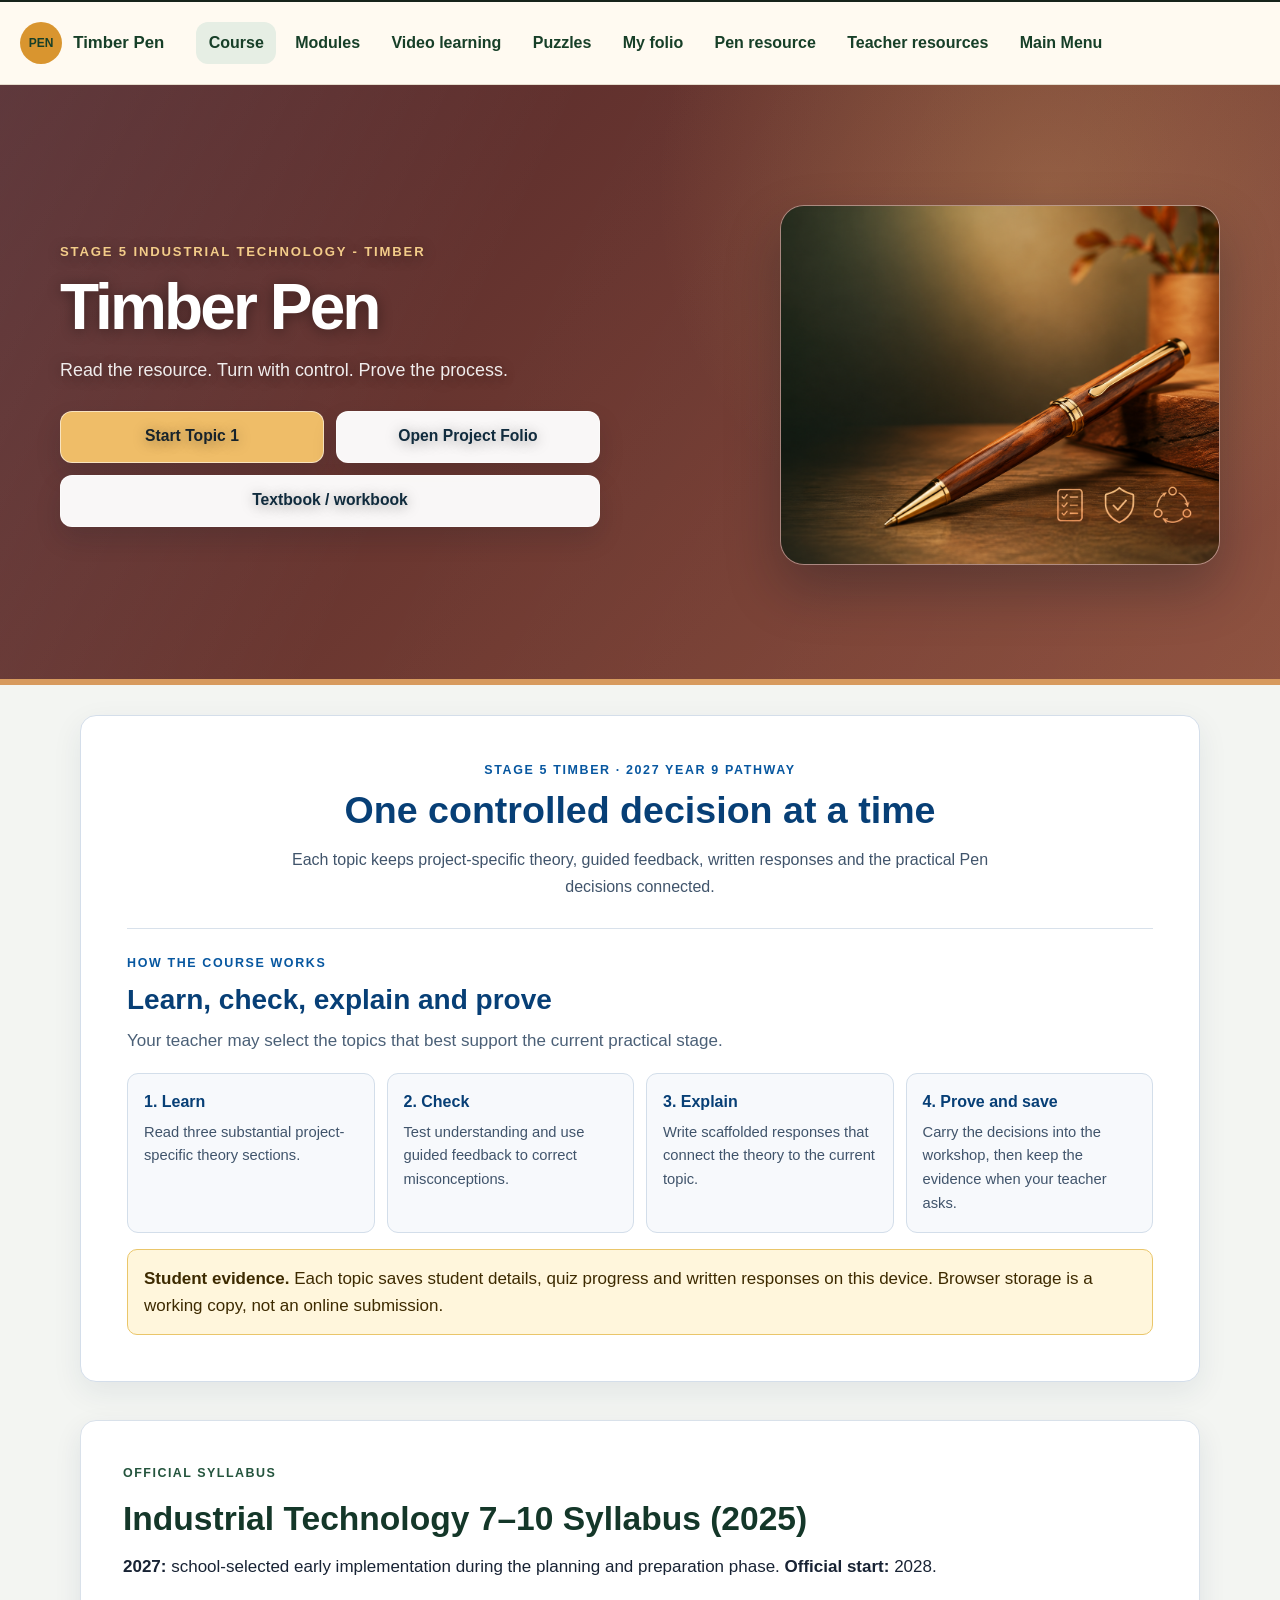
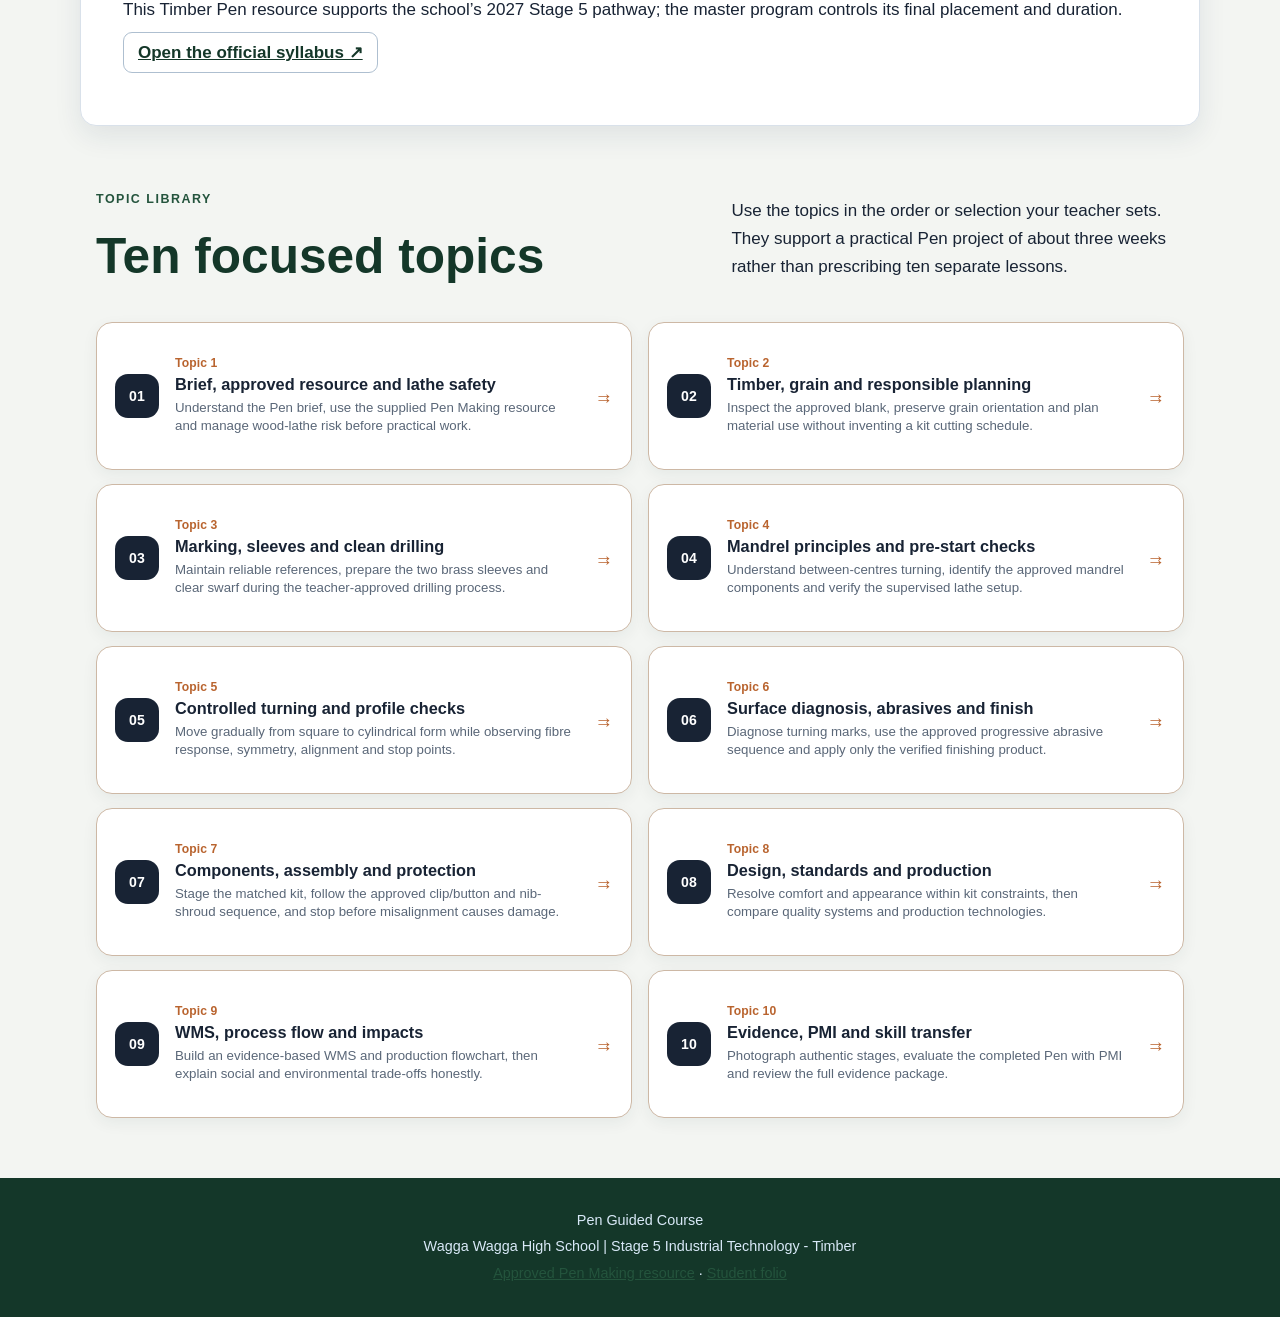
<file: index.html>
<!doctype html>
<html lang="en-AU"><head><meta charset="utf-8"><meta name="viewport" content="width=device-width,initial-scale=1"><meta name="description" content="Complete Stage 5 Industrial Technology - Timber guided course for the Timber Pen project."><link rel="icon" href="data:image/svg+xml,%3Csvg xmlns='http://www.w3.org/2000/svg' viewBox='0 0 64 64'%3E%3Crect width='64' height='64' rx='14' fill='%231f4f3d'/%3E%3Cpath d='M19 44 41 22l5 5-22 22-8 2z' fill='%23f3a53b'/%3E%3C/svg%3E"><title>Timber Pen | Stage 5 Industrial Technology - Timber</title><link rel="stylesheet" href="styles/course.css"><link rel="stylesheet" href="styles/pen-overrides.css"><link rel="stylesheet" href="shared/sister-site.css" data-sister-site-styles><link rel="stylesheet" href="course-family-hero.css"><link rel="stylesheet" href="course-family-navigation.css?v=20260814a" data-course-family-navigation-styles><link rel="stylesheet" href="front-page-cleanup.css"><script src="shared/hub-navigation.js?v=20260817b" defer></script><link rel="stylesheet" href="course-family-intro.css"><link rel="stylesheet" href="module-pathway.css">  </head>
<body class="landing"><a class="skip-link" href="#main-content">Skip to course content</a>

<header class="hero landing-hero sister-hero course-family-hero" style="--hero-start:#4f2529;--hero-end:#8b4c39;--hero-accent:#efbd68"><div class="hero-inner course-family-hero-inner"><div class="hero-copy"><p class="eyebrow">Stage 5 Industrial Technology - Timber</p><h1>Timber Pen</h1><p class="hero-subtitle">Read the resource. Turn with control. Prove the process.</p><div class="hero-actions screen-only"><a class="primary-button" href="weeks1-2/index.html">Start Topic 1</a><a class="secondary-button" href="pen-folio.html">Open Project Folio</a><a class="secondary-button" href="https://stevencowell.github.io/Main-Page/textbook-library/#pen">Textbook / workbook</a></div></div><div class="hero-showcase"><img class="hero-chair pen-hero-product" src="assets/pen-course-hero.png" alt="Timber-bodied Pen with evidence and safe-work motifs"></div></div></header>
<section class="course-family-intro" aria-labelledby="course-family-intro-title">
  <div class="course-family-intro__inner">
    <header class="course-family-intro__heading">
      <p class="course-family-intro__eyebrow">Stage 5 Timber · 2027 Year 9 pathway</p>
      <h2 id="course-family-intro-title">One controlled decision at a time</h2>
      <p class="course-family-intro__lede">Each topic keeps project-specific theory, guided feedback, written responses and the practical Pen decisions connected.</p>
    </header>
    <div class="course-family-intro__routine">
      <div class="course-family-intro__routine-heading">
        <p class="course-family-intro__eyebrow">How the course works</p>
        <h3>Learn, check, explain and prove</h3>
        <p>Your teacher may select the topics that best support the current practical stage.</p>
      </div>
      <div class="course-family-intro__cards">
      <article class="course-family-intro__card"><h4>1. Learn</h4><p>Read three substantial project-specific theory sections.</p></article>
      <article class="course-family-intro__card"><h4>2. Check</h4><p>Test understanding and use guided feedback to correct misconceptions.</p></article>
      <article class="course-family-intro__card"><h4>3. Explain</h4><p>Write scaffolded responses that connect the theory to the current topic.</p></article>
      <article class="course-family-intro__card"><h4>4. Prove and save</h4><p>Carry the decisions into the workshop, then keep the evidence when your teacher asks.</p></article>
      </div>
    </div>
    <p class="course-family-intro__evidence"><strong>Student evidence.</strong> Each topic saves student details, quiz progress and written responses on this device. Browser storage is a working copy, not an online submission.</p>

  </div>
</section>
<main id="main-content">
<section class="card course-authority-note" aria-labelledby="official-syllabus-title"><p class="section-kicker">Official syllabus</p><h2 id="official-syllabus-title">Industrial Technology 7–10 Syllabus (2025)</h2><p><strong>2027:</strong> school-selected early implementation during the planning and preparation phase. <strong>Official start:</strong> 2028.</p><p>This Timber Pen resource supports the school’s 2027 Stage 5 pathway; the master program controls its final placement and duration.</p><p><a class="secondary-button" href="https://curriculum.nsw.edu.au/learning-areas/tas/industrial-technology-7-10-2025/overview/course" target="_blank" rel="noopener">Open the official syllabus ↗</a></p></section>
<section class="evidence-notice card"><div><p class="section-kicker">Student evidence</p><h2>Your work stays on this browser</h2></div><p>Each topic saves student details, quiz progress and written responses on this device. Use <strong>Print / Save PDF</strong> when your teacher asks you to finish a topic. Browser storage is a working copy, not an online submission.</p></section>
<section class="stage-strip" aria-label="Project stages"><div><span>01</span><strong>Plan</strong></div><div><span>02</span><strong>Prepare</strong></div><div><span>03</span><strong>Drill</strong></div><div><span>04</span><strong>Turn</strong></div><div><span>05</span><strong>Refine</strong></div><div><span>06</span><strong>Assemble</strong></div><div><span>07</span><strong>Evaluate</strong></div></section>
<section class="course-intro card"><div><p class="section-kicker">Guided student flow</p><h2>One controlled decision at a time</h2><p>Each topic follows the same learning rhythm: read three substantial project-specific theory sections, test understanding with guided feedback, write scaffolded responses, save evidence and carry the decisions into the workshop. Your teacher may select the topics that best support the current practical stage.</p></div><div class="mini-map"><article><strong>1</strong><span>Learn</span></article><article><strong>2</strong><span>Check</span></article><article><strong>3</strong><span>Explain</span></article><article><strong>4</strong><span>Prove</span></article></div></section>
<section id="course-map" class="course-map"><div class="section-heading"><div><p class="section-kicker">Topic library</p><h2>Ten focused topics</h2></div><p>Use the topics in the order or selection your teacher sets. They support a practical Pen project of about three weeks rather than prescribing ten separate lessons.</p></div><div class="module-grid"><article class="module-card"><div class="module-number">01</div><p>Topic 1</p><h3>Brief, approved resource and lathe safety</h3><p>Understand the Pen brief, use the supplied Pen Making resource and manage wood-lathe risk before practical work.</p><a href="weeks1-2/index.html">Open topic <span aria-hidden="true">→</span></a></article><article class="module-card"><div class="module-number">02</div><p>Topic 2</p><h3>Timber, grain and responsible planning</h3><p>Inspect the approved blank, preserve grain orientation and plan material use without inventing a kit cutting schedule.</p><a href="weeks3-4/index.html">Open topic <span aria-hidden="true">→</span></a></article><article class="module-card"><div class="module-number">03</div><p>Topic 3</p><h3>Marking, sleeves and clean drilling</h3><p>Maintain reliable references, prepare the two brass sleeves and clear swarf during the teacher-approved drilling process.</p><a href="weeks5-6/index.html">Open topic <span aria-hidden="true">→</span></a></article><article class="module-card"><div class="module-number">04</div><p>Topic 4</p><h3>Mandrel principles and pre-start checks</h3><p>Understand between-centres turning, identify the approved mandrel components and verify the supervised lathe setup.</p><a href="weeks7-8/index.html">Open topic <span aria-hidden="true">→</span></a></article><article class="module-card"><div class="module-number">05</div><p>Topic 5</p><h3>Controlled turning and profile checks</h3><p>Move gradually from square to cylindrical form while observing fibre response, symmetry, alignment and stop points.</p><a href="weeks9-10/index.html">Open topic <span aria-hidden="true">→</span></a></article><article class="module-card"><div class="module-number">06</div><p>Topic 6</p><h3>Surface diagnosis, abrasives and finish</h3><p>Diagnose turning marks, use the approved progressive abrasive sequence and apply only the verified finishing product.</p><a href="weeks11-12/index.html">Open topic <span aria-hidden="true">→</span></a></article><article class="module-card"><div class="module-number">07</div><p>Topic 7</p><h3>Components, assembly and protection</h3><p>Stage the matched kit, follow the approved clip/button and nib-shroud sequence, and stop before misalignment causes damage.</p><a href="weeks13-14/index.html">Open topic <span aria-hidden="true">→</span></a></article><article class="module-card"><div class="module-number">08</div><p>Topic 8</p><h3>Design, standards and production</h3><p>Resolve comfort and appearance within kit constraints, then compare quality systems and production technologies.</p><a href="weeks15-16/index.html">Open topic <span aria-hidden="true">→</span></a></article><article class="module-card"><div class="module-number">09</div><p>Topic 9</p><h3>WMS, process flow and impacts</h3><p>Build an evidence-based WMS and production flowchart, then explain social and environmental trade-offs honestly.</p><a href="weeks17-18/index.html">Open topic <span aria-hidden="true">→</span></a></article><article class="module-card"><div class="module-number">10</div><p>Topic 10</p><h3>Evidence, PMI and skill transfer</h3><p>Photograph authentic stages, evaluate the completed Pen with PMI and review the full evidence package.</p><a href="weeks19-20/index.html">Open topic <span aria-hidden="true">→</span></a></article></div></section>
<section class="resource-panel card"><div><p class="section-kicker">Core project resource</p><h2>Approved Pen Making process resource</h2><p>The supplied teacher resource and current kit instructions control the project sequence and component details. Use it with the teacher demonstration and workshop SOP. Do not copy settings, dimensions or procedures from another kit.</p><a class="primary-button screen-only" href="https://docs.google.com/presentation/d/1UJVPYocKy_sRtzlE1PBCmOyAVNXlfgnB7DSfXkej2-4/edit" target="_blank" rel="noopener">Open approved Pen Making resource</a></div><figure><img src="assets/pen-hero-source.jpg" alt="Completed timber-bodied Pen"><figcaption>This existing Pen image shows the product context only. The approved resource, kit instructions and teacher directions control manufacture.</figcaption></figure></section>
<section class="folio-callout card"><div><p class="section-kicker">Progressive portfolio</p><h2>Twelve scaffolded evidence cards</h2><p>Build the folio while the project is being made. Each card explains why the evidence matters, what to collect, how to caption it and what a strong response needs to show.</p></div><a class="primary-button screen-only" href="pen-folio.html">Build the Pen folio</a></section>
<section class="outcomes-section"><div class="section-heading"><div><p class="section-kicker">NSW Stage 5 outcomes</p><h2>Visible syllabus alignment</h2></div><p>The learning and evidence sequence explicitly develops the Industrial Technology outcomes below.</p></div><div class="outcome-grid"><article><strong>INT5-SAF-01</strong><p>applies risk management and safe work practices in industrial technology contexts</p></article><article><strong>INT5-COM-01</strong><p>communicates ideas and processes in industrial technology contexts</p></article><article><strong>INT5-ENV-01</strong><p>assesses the impact of industrial activities and practices on society and the environment</p></article><article><strong>INT5-DES-01</strong><p>selects and applies design, project management and technical skills in project production</p></article><article><strong>INT5-USE-01</strong><p>selects and justifies the use of materials, tools and equipment to undertake projects</p></article><article><strong>INT5-EVL-01</strong><p>evaluates the functional, aesthetic, economic and environmental qualities of products</p></article><article><strong>INT5-INP-01</strong><p>analyses and applies a range of industrial processes in production contexts</p></article><article><strong>INT5-PRO-01</strong><p>demonstrates practical skills in the production of projects</p></article><article><strong>INT5-IND-01</strong><p>investigates and explains a range of industry careers, enterprise opportunities and practices</p></article></div></section>
<section class="stage-overview card"><div><p class="section-kicker">Construction and evidence pathway</p><h2>What students will be doing</h2><p>Your teacher can combine or select these learning topics to match the practical sequence.</p></div><ol><li><span>1</span><div><strong>Topic 1</strong><p>Interpret the brief and approved Pen Making resource, then establish the lathe risk controls.</p></div></li><li><span>2</span><div><strong>Topic 2</strong><p>Inspect timber, preserve grain orientation and plan responsible material use.</p></div></li><li><span>3</span><div><strong>Topic 3</strong><p>Mark reliable references, prepare the two brass sleeves and drill under the approved process.</p></div></li><li><span>4</span><div><strong>Topic 4</strong><p>Identify the approved mandrel system and complete the supervised pre-start checks.</p></div></li><li><span>5</span><div><strong>Topic 5</strong><p>Develop the cylindrical form gradually while monitoring fibre response, profile and alignment.</p></div></li><li><span>6</span><div><strong>Topic 6</strong><p>Diagnose surface defects, use the approved abrasive sequence and verified finishing product.</p></div></li><li><span>7</span><div><strong>Topic 7</strong><p>Stage the matched components and assemble without forcing or damaging the finished bodies.</p></div></li><li><span>8</span><div><strong>Topic 8</strong><p>Resolve the Pen design within kit constraints and examine standards and production technologies.</p></div></li><li><span>9</span><div><strong>Topic 9</strong><p>Complete the WMS and production flowchart, then explain social and environmental impacts.</p></div></li><li><span>10</span><div><strong>Topic 10</strong><p>Build authentic evidence, complete PMI and reflect on transferable skills.</p></div></li></ol></section>
<section id="teacher-resources" class="teacher-request card screen-only"><div><p class="section-kicker">Teacher resources</p><h2>Suggest a Pen website change</h2><p>Staff can request an addition, update or deletion in the shared change document. The page address is copied automatically, so the request only needs a short note and an optional screenshot.</p><p class="teacher-request-privacy"><strong>Keep it private:</strong> do not include student names, student work, marks, email messages or other sensitive information.</p></div><div class="teacher-request-action"><a class="primary-button" href="https://docs.google.com/document/d/1E6rJTa34n_yv9kkZstta99LEAjwbbUIZnhtyYI3x19U/edit" target="_blank" rel="noopener" data-site-change-request>Open staff change document</a><p class="teacher-request-status" data-change-request-status role="status" aria-live="polite">This copies the current page link before opening the staff document.</p><p class="teacher-request-split"><strong>Work side by side:</strong> in the document window, press <kbd>Windows</kbd> + <kbd>Right Arrow</kbd>, then choose the Pen website for the left side.</p></div></section>
</main><footer><p>Pen Guided Course</p><p>Wagga Wagga High School | Stage 5 Industrial Technology - Timber</p><p><a href="https://docs.google.com/presentation/d/1UJVPYocKy_sRtzlE1PBCmOyAVNXlfgnB7DSfXkej2-4/edit" target="_blank" rel="noopener">Approved Pen Making resource</a> · <a href="pen-folio.html">Student folio</a></p></footer>  <script src="vendor/html2canvas.min.js"></script>
  </body></html>
</file>
<file: styles/course.css>
:root {
  --brand: #0b5fad;
  --brand-dark: #073f75;
  --brand-light: #eaf4ff;
  --accent: #0d7a68;
  --accent-light: #e8f7f3;
  --amber: #9a6400;
  --amber-light: #fff5d9;
  --danger: #a62e2e;
  --danger-light: #fff0f0;
  --ink: #182334;
  --muted: #5a6778;
  --line: #d9e1ea;
  --surface: #ffffff;
  --background: #f3f6f9;
  --shadow: 0 10px 28px rgba(25, 48, 74, 0.09);
  --radius: 16px;
}

* { box-sizing: border-box; }
html { scroll-behavior: smooth; }
body {
  margin: 0;
  font-family: Arial, Helvetica, sans-serif;
  color: var(--ink);
  background: var(--background);
  line-height: 1.65;
  font-size: 17px;
}
img { max-width: 100%; }
a { color: var(--brand); }
button, input, textarea { font: inherit; }
button { cursor: pointer; }
.visually-hidden { position: absolute !important; width: 1px !important; height: 1px !important; padding: 0 !important; margin: -1px !important; overflow: hidden !important; clip: rect(0,0,0,0) !important; white-space: nowrap !important; border: 0 !important; }

.skip-link {
  position: absolute;
  top: -100px;
  left: 16px;
  z-index: 1000;
  padding: 10px 16px;
  background: #fff;
  color: var(--brand-dark);
  border-radius: 8px;
}
.skip-link:focus { top: 16px; }

.course-bar {
  background: #fff;
  border-bottom: 1px solid var(--line);
  position: sticky;
  top: 0;
  z-index: 30;
  box-shadow: 0 4px 14px rgba(25,48,74,.07);
}
.course-bar-inner {
  width: min(1180px, calc(100% - 36px));
  min-height: 58px;
  margin: 0 auto;
  display: flex;
  justify-content: space-between;
  align-items: center;
  gap: 18px;
}
.course-brand { color: var(--brand-dark); text-decoration: none; font-weight: 900; }
.course-links { display: flex; flex-wrap: wrap; gap: 7px; }
.course-links a {
  color: var(--brand-dark);
  text-decoration: none;
  font-weight: 800;
  padding: 7px 10px;
  border-radius: 8px;
}
.course-links a:hover, .course-links a:focus, .course-links a.active { background: var(--brand-light); color: var(--brand); }

.hero {
  background: linear-gradient(125deg, var(--brand-dark), var(--brand));
  color: #fff;
  overflow: hidden;
}
.landing-hero {
  background-image:
    linear-gradient(90deg, rgba(8, 31, 47, .94) 0%, rgba(8, 31, 47, .82) 38%, rgba(8, 31, 47, .34) 68%, rgba(8, 31, 47, .16) 100%);
  background-position: center;
  background-size: cover;
}
.landing-hero .hero-inner {
  grid-template-columns: minmax(0, 780px) 1fr;
  min-height: clamp(330px, 34vw, 410px);
}
.landing-hero .hero-copy { text-shadow: 0 2px 14px rgba(0, 0, 0, .4); }
.landing-hero .hero-chair { display: none; }
.hero-inner {
  width: min(1180px, calc(100% - 36px));
  margin: 0 auto;
  min-height: 325px;
  display: grid;
  grid-template-columns: 1fr 280px;
  gap: 30px;
  align-items: center;
  position: relative;
}
.hero-copy { padding: 44px 0; position: relative; z-index: 2; }
.eyebrow, .section-kicker {
  margin: 0 0 6px;
  font-size: .78rem;
  letter-spacing: .12em;
  text-transform: uppercase;
  font-weight: 800;
}
.hero h1 { font-size: clamp(2.25rem, 5vw, 4.2rem); line-height: 1.05; margin: 0 0 10px; }
.hero-subtitle { font-size: clamp(1.1rem, 2vw, 1.4rem); margin: 0 0 20px; max-width: 790px; }
.hero-pills { display: flex; flex-wrap: wrap; gap: 9px; }
.hero-pills span {
  background: rgba(255,255,255,.14);
  border: 1px solid rgba(255,255,255,.32);
  border-radius: 999px;
  padding: 7px 12px;
  font-weight: 700;
  font-size: .9rem;
}
.hero-chair {
  max-height: 290px;
  width: auto;
  justify-self: center;
  filter: drop-shadow(0 18px 20px rgba(0,0,0,.28));
}

.lesson-hero {
  background-image:
    linear-gradient(90deg, rgba(8, 31, 47, .94) 0%, rgba(8, 31, 47, .80) 45%, rgba(8, 31, 47, .34) 76%, rgba(8, 31, 47, .16) 100%);
  background-position: center;
  background-size: cover;
  color: #fff;
}
.lesson-hero .hero-inner { min-height: 275px; grid-template-columns: 1fr; }
.lesson-hero .hero-copy { padding: 42px 0; max-width: 760px; text-shadow: 0 2px 14px rgba(0, 0, 0, .4); }
.lesson-hero .eyebrow { color: #fff; }
.lesson-hero h1 { color: #fff; font-size: clamp(2.5rem, 4.6vw, 3.8rem); margin-bottom: 6px; }
.lesson-hero .hero-subtitle { color: rgba(255,255,255,.94); font-size: clamp(1.05rem, 1.9vw, 1.25rem); margin-bottom: 0; }
.lesson-hero .hero-chair { display: none; }
.lesson-hero .hero-pills { display: none; }
.lesson-hero + main { margin-top: 30px; }
.lesson-hero + main .lesson-overview .roadmap { grid-template-columns: repeat(3, 1fr); margin: 18px 0 0; }
.lesson-hero + main .lesson-overview .roadmap li { min-height: 0; padding: 8px 14px; border: 0; border-left: 4px solid var(--brand); border-radius: 0; background: transparent; }
.lesson-hero + main .lesson-overview .roadmap li:nth-child(n+4) { display: none; }
.lesson-hero + main .lesson-overview .learning-grid { display: none; }

main { width: min(1120px, calc(100% - 34px)); margin: -24px auto 60px; position: relative; z-index: 3; }
.card {
  background: var(--surface);
  border: 1px solid var(--line);
  border-radius: var(--radius);
  box-shadow: var(--shadow);
  padding: clamp(22px, 4vw, 42px);
  margin: 0 0 22px;
}
.welcome-card {
  background: linear-gradient(145deg, #fff, #f4fbf9);
  border-top: 6px solid var(--accent);
}
.welcome-card h2 { color: var(--brand-dark); margin-bottom: 8px; }
.welcome-card p:last-child { font-size: 1.08rem; margin-bottom: 0; max-width: 880px; }
.card h2 { margin: 0 0 14px; color: var(--brand-dark); font-size: clamp(1.55rem, 2.8vw, 2.1rem); line-height: 1.2; }
.card h3 { margin: 28px 0 8px; color: var(--ink); font-size: 1.15rem; }
.card p { margin: 0 0 15px; }
.section-kicker { color: var(--brand); }
.muted { color: var(--muted); }
.lead { font-size: 1.1rem; color: #33465d; }
.small-note { color: var(--muted); font-size: .88rem; margin-top: 18px !important; }

.student-strip { display: grid; grid-template-columns: 1fr minmax(300px, 1.2fr) auto; gap: 22px; align-items: end; }
.student-strip h2 { font-size: 1.35rem; margin-bottom: 4px; }
.student-fields { display: grid; grid-template-columns: 1fr 1fr 1fr; gap: 12px; }
.student-fields label span { display: block; font-weight: 800; margin-bottom: 5px; font-size: .9rem; }
input[type="text"] {
  width: 100%;
  border: 1px solid #aebccc;
  border-radius: 9px;
  padding: 11px 12px;
  background: #fff;
  color: var(--ink);
}
input[type="text"]:focus, textarea:focus { outline: 3px solid rgba(11,95,173,.18); border-color: var(--brand); }
.save-status { align-self: center; color: var(--accent); font-weight: 800; font-size: .88rem; min-width: 78px; text-align: right; }

.overview-heading, .activity-heading { display: flex; justify-content: space-between; gap: 22px; align-items: flex-start; }
.time-badge { background: var(--brand-light); color: var(--brand-dark); font-weight: 800; padding: 9px 13px; border-radius: 999px; white-space: nowrap; }
.roadmap { list-style: none; padding: 0; margin: 24px 0; display: grid; grid-template-columns: repeat(5, 1fr); gap: 10px; }
.roadmap li { border: 1px solid var(--line); border-radius: 12px; padding: 14px; background: #fafcff; min-height: 112px; }
.roadmap strong { display: block; color: var(--brand); margin-bottom: 5px; }
.roadmap span { color: var(--muted); font-size: .93rem; line-height: 1.45; display: block; }
.module-summary { margin: 4px 0 20px !important; color: var(--muted); font-size: 1.05rem; }
.module-focus { display: grid; grid-template-columns: repeat(3, 1fr); gap: 12px; }
.module-focus div { border-left: 4px solid var(--brand); padding: 5px 14px; }
.module-focus strong { display: block; color: var(--brand-dark); }
.module-focus span { display: block; margin-top: 3px; color: var(--muted); font-size: .92rem; line-height: 1.45; }
.two-column { display: grid; grid-template-columns: 1fr 1fr; gap: 16px; }
.learning-panel { background: var(--brand-light); border: 1px solid #bdd8ef; border-radius: 12px; padding: 18px; }
.learning-panel.success { background: var(--accent-light); border-color: #b8ded5; }
.learning-panel h3 { margin-top: 0; color: var(--brand-dark); }
.learning-panel ul { margin-bottom: 0; padding-left: 1.2rem; }

.lesson-nav { padding: 12px 16px; display: flex; flex-wrap: wrap; gap: 8px; position: sticky; top: 66px; z-index: 10; }
.lesson-nav { display: none; }
.lesson-nav a { text-decoration: none; font-weight: 800; color: var(--brand-dark); background: var(--brand-light); border-radius: 999px; padding: 8px 12px; font-size: .88rem; }
.lesson-nav a:hover, .lesson-nav a:focus { background: var(--brand); color: #fff; }

.part-banner {
  padding: 18px 22px;
  margin: 34px 0 18px;
  border-radius: 14px;
  color: #fff;
  background: linear-gradient(115deg, var(--brand-dark), var(--brand));
  box-shadow: var(--shadow);
}
.part-banner.week-two, .part-banner.week-four { background: linear-gradient(115deg, #0a5f50, var(--accent)); }
.part-banner p { margin: 4px 0 0; color: rgba(255,255,255,.9); }
.part-banner h2 { color: #fff; margin: 0; }

.callout { border-radius: 12px; padding: 16px 18px; display: grid; grid-template-columns: 40px 1fr; gap: 12px; align-items: start; margin: 22px 0; }
.callout-icon { width: 34px; height: 34px; border-radius: 50%; display: grid; place-items: center; font-weight: 900; }
.callout.key-idea { background: var(--brand-light); border: 1px solid #bed9ef; }
.callout.key-idea .callout-icon { background: var(--brand); color: #fff; }
.callout.warning { background: var(--amber-light); border: 1px solid #edd18f; }
.callout.warning .callout-icon { background: var(--amber); color: #fff; }
.callout.coach { background: var(--accent-light); border: 1px solid #b9ded5; }
.callout.coach .callout-icon { background: var(--accent); color: #fff; }

.criteria-grid, .mechanism-grid, .distortion-grid, .joint-grid { display: grid; grid-template-columns: repeat(4, 1fr); gap: 12px; margin-top: 20px; }
.criteria-grid article, .mechanism-grid article, .distortion-grid article, .joint-grid article { border: 1px solid var(--line); border-radius: 12px; padding: 16px; background: #fbfcfe; }
.criteria-grid h3, .mechanism-grid h3, .distortion-grid h3, .joint-grid h3 { margin: 0 0 5px; color: var(--brand-dark); }
.criteria-grid p, .mechanism-grid p, .distortion-grid p, .joint-grid p { margin: 0; color: var(--muted); font-size: .94rem; }
.mechanism-grid .number, .fewtel-step .letter { width: 34px; height: 34px; display: grid; place-items: center; border-radius: 50%; background: var(--brand); color: #fff; font-weight: 900; margin-bottom: 10px; }

.plan-layout { display: grid; grid-template-columns: minmax(310px, 1fr) 1fr; gap: 26px; align-items: start; }
.plan-figure { margin: 0; border: 1px solid var(--line); border-radius: 12px; padding: 12px; background: #f8fafc; }
.plan-figure img { display: block; border-radius: 8px; width: 100%; }
.plan-figure figcaption { color: var(--muted); font-size: .86rem; margin-top: 8px; text-align: center; }
.process-steps { list-style: none; padding: 0; margin: 16px 0 0; display: grid; gap: 9px; }
.process-steps li { display: grid; grid-template-columns: 38px 1fr; gap: 12px; align-items: start; padding: 12px; border: 1px solid var(--line); border-radius: 10px; }
.process-steps li > span { width: 32px; height: 32px; display: grid; place-items: center; border-radius: 50%; background: var(--brand-light); color: var(--brand-dark); font-weight: 900; }
.process-steps p { margin: 2px 0 0; color: var(--muted); }

.image-grid { display: grid; grid-template-columns: repeat(4, 1fr); gap: 13px; margin: 20px 0; }
.tool-card { border: 1px solid var(--line); border-radius: 12px; overflow: hidden; background: #fff; }
.tool-card img { width: 100%; height: 180px; object-fit: contain; object-position: center; display: block; padding: 10px; background: #fff; }
.tool-card div { padding: 12px 13px; }
.tool-card strong { display: block; color: var(--brand-dark); margin-bottom: 3px; }
.tool-card p { color: var(--muted); font-size: .88rem; margin: 0; line-height: 1.45; }

.theory-table-wrap { overflow-x: auto; margin: 18px 0; }
.theory-table { width: 100%; min-width: 650px; border-collapse: collapse; }
.theory-table th, .theory-table td { border: 1px solid #cad4df; padding: 11px 12px; text-align: left; vertical-align: top; }
.theory-table th { background: #edf3f9; color: var(--brand-dark); }
.theory-table tbody tr:nth-child(even) { background: #fbfcfe; }

.example-strip { display: grid; grid-template-columns: 1fr auto 1.35fr auto 1.4fr; gap: 12px; align-items: center; margin: 20px 0 26px; }
.example-strip > div:not(.arrow) { border: 1px solid var(--line); border-radius: 11px; padding: 14px; min-height: 93px; }
.example-strip span { display: block; text-transform: uppercase; font-size: .72rem; letter-spacing: .08em; color: var(--brand); font-weight: 900; margin-bottom: 4px; }
.example-strip .arrow { color: var(--brand); font-size: 1.5rem; font-weight: 900; }
.control-ladder { display: grid; gap: 7px; max-width: 850px; margin: 16px auto 24px; }
.control-ladder div { display: flex; justify-content: space-between; gap: 18px; padding: 12px 16px; border-radius: 8px; color: #fff; }
.control-ladder div:nth-child(1) { background: #176b58; }
.control-ladder div:nth-child(2) { background: #2c7a67; margin: 0 2%; }
.control-ladder div:nth-child(3) { background: #428c79; margin: 0 4%; }
.control-ladder div:nth-child(4) { background: #6a7f91; margin: 0 6%; }
.control-ladder div:nth-child(5) { background: #8a6670; margin: 0 8%; }
.control-ladder span { text-align: right; }

.fewtel-grid { display: grid; grid-template-columns: repeat(6, 1fr); gap: 10px; margin: 18px 0; }
.fewtel-step { border: 1px solid var(--line); border-radius: 12px; padding: 13px; background: #fbfcfe; min-height: 170px; }
.fewtel-step h3 { margin: 0 0 5px; color: var(--brand-dark); font-size: 1rem; }
.fewtel-step p { margin: 0; color: var(--muted); font-size: .86rem; line-height: 1.45; }

.activity-section { border-top: 5px solid var(--brand); background: linear-gradient(145deg, #eef7ff, #f8fbff); border-color: #c8ddec; }
.activity-section .activity-heading { padding-bottom: 18px; border-bottom: 1px solid #c8ddec; }
.activity-section .question-card, .activity-section .written-card { background: #fff; }
.activity-section .section-kicker { display: flex; align-items: center; gap: 8px; }
.activity-section .section-kicker::before { content: ''; width: 28px; height: 28px; flex: 0 0 28px; background: center / contain no-repeat url("data:image/svg+xml,%3Csvg xmlns='http://www.w3.org/2000/svg' viewBox='0 0 48 48'%3E%3Crect x='8' y='7' width='25' height='34' rx='3' fill='%23fff' stroke='%230b5fad' stroke-width='3'/%3E%3Cpath d='M14 17h13M14 24h13M14 31h9' stroke='%230b5fad' stroke-width='3' stroke-linecap='round'/%3E%3Cpath d='M31 35 40 15l4 2-9 20-6 3z' fill='%230d7a68' stroke='%23073f75' stroke-width='2'/%3E%3C/svg%3E"); }
.activity-section .section-kicker::after { content: 'Do now'; margin-left: 2px; padding: 3px 8px; border-radius: 999px; background: #dceeff; color: var(--brand-dark); font-size: .68rem; letter-spacing: .07em; }
.progress-ring { width: 88px; height: 88px; flex: 0 0 88px; border: 7px solid #dfeaf4; border-top-color: var(--brand); border-radius: 50%; display: grid; place-content: center; text-align: center; }
.progress-ring.written { border-top-color: var(--accent); }
.progress-ring strong { font-size: 1.05rem; line-height: 1; color: var(--brand-dark); }
.progress-ring span { font-size: .7rem; color: var(--muted); }
.question-list, .written-list { display: grid; gap: 16px; margin-top: 24px; }
.question-card { border: 1px solid var(--line); border-radius: 14px; padding: 20px; background: #fcfdff; }
.question-card.mastered { border-color: #93cdbf; background: #f8fffd; }
.question-number { display: inline-flex; align-items: center; justify-content: center; width: 32px; height: 32px; border-radius: 50%; background: var(--brand); color: #fff; font-weight: 900; margin-right: 8px; }
.question-title { margin: 0 0 14px; font-size: 1.05rem; }
.options { display: grid; gap: 8px; margin: 12px 0; }
.option-label { display: grid; grid-template-columns: 22px 1fr; gap: 10px; align-items: start; padding: 11px 12px; border: 1px solid #cbd5df; border-radius: 9px; background: #fff; cursor: pointer; }
.option-label:hover { border-color: var(--brand); background: var(--brand-light); }
.option-label:has(input:checked) { border-color: var(--brand); box-shadow: 0 0 0 2px rgba(11,95,173,.1); }
.option-label.option-wrong { border-color: #e0a6a6; background: var(--danger-light); }
.option-label.option-correct { border-color: #81c4b5; background: var(--accent-light); }
.option-label input { margin-top: 3px; }
.question-actions, .written-actions, .button-row { display: flex; flex-wrap: wrap; gap: 9px; align-items: center; margin-top: 14px; }
.primary-button, .secondary-button, .hint-button, .check-button, .model-button, .score-button {
  border-radius: 9px;
  padding: 10px 14px;
  font-weight: 800;
  border: 1px solid transparent;
}
.primary-button, .check-button { background: var(--brand); color: #fff; }
.primary-button:hover, .check-button:hover { background: var(--brand-dark); }
.secondary-button, .hint-button, .model-button { background: #fff; color: var(--brand-dark); border-color: #aebfd0; }
.secondary-button:hover, .hint-button:hover, .model-button:hover { background: var(--brand-light); }
.feedback, .hint-panel, .model-panel, .response-guidance { display: none; margin-top: 13px; border-radius: 10px; padding: 13px 15px; }
.feedback.show, .hint-panel.show, .model-panel.show, .response-guidance.show { display: block; }
.feedback.correct { background: var(--accent-light); border-left: 5px solid var(--accent); }
.feedback.not-yet { background: var(--amber-light); border-left: 5px solid var(--amber); }
.feedback.error { background: var(--danger-light); border-left: 5px solid var(--danger); }
.hint-panel { background: var(--brand-light); border-left: 5px solid var(--brand); }
.hint-panel p { margin: 8px 0 0; }
.theory-return-link { display: inline-block; font-weight: 900; }
.theory-return-link:focus { outline: 3px solid rgba(11,95,173,.28); outline-offset: 3px; }
.secondary-hint { margin-top: 12px; padding-top: 12px; border-top: 1px solid #aebfd0; }
.textbook-section { scroll-margin-top: 18px; }
.textbook-section:focus { outline: 4px solid rgba(11,95,173,.25); outline-offset: 4px; }
.model-panel { background: #f1f4f8; border: 1px solid #cfd9e4; }
.attempts { color: var(--muted); font-size: .84rem; margin-left: auto; }
.mastery-badge { display: none; color: var(--accent); font-weight: 900; }
.question-card.mastered .mastery-badge { display: inline; }

.written-card { border: 1px solid var(--line); border-radius: 14px; padding: 22px; background: #fcfdff; }
.written-card.reviewed { border-color: #9ccdc1; background: #fbfffe; }
.written-card h3 { margin: 0 0 8px; color: var(--brand-dark); }
.written-prompt { margin-bottom: 8px; }
.question-clarification { margin: 0 0 15px; }
.clarification-button {
  min-height: 42px;
  border: 1px solid #aebfd0;
  border-radius: 9px;
  padding: 8px 12px;
  background: #fff;
  color: var(--brand-dark);
  font-weight: 800;
}
.clarification-button:hover { background: var(--brand-light); }
.clarification-button:focus-visible { outline: 3px solid rgba(11,95,173,.28); outline-offset: 2px; }
.clarification-panel { margin-top: 9px; border-left: 5px solid var(--accent); border-radius: 10px; padding: 12px 14px; background: #eef9f6; color: var(--ink); }
.clarification-panel[hidden] { display: none; }
.scaffold { border-left: 4px solid var(--brand); background: var(--brand-light); border-radius: 0 10px 10px 0; padding: 13px 16px; margin: 14px 0; }
.scaffold strong { display: block; margin-bottom: 5px; }
.scaffold ul { margin: 4px 0 0; padding-left: 1.15rem; }
textarea { width: 100%; min-height: 175px; resize: vertical; border: 1px solid #aebccc; border-radius: 10px; padding: 13px; color: var(--ink); background: #fff; }
.response-meta { display: flex; flex-wrap: wrap; gap: 14px; color: var(--muted); font-size: .84rem; margin-top: 7px; }
.concept-list { display: flex; flex-wrap: wrap; gap: 7px; margin-top: 9px; }
.concept-chip { background: #edf1f5; color: var(--muted); border-radius: 999px; padding: 4px 9px; font-size: .78rem; font-weight: 800; }
.concept-chip.met { background: var(--accent-light); color: #176b58; }
.response-guidance { background: var(--amber-light); border-left: 5px solid var(--amber); }
.response-guidance.ready { background: var(--accent-light); border-left-color: var(--accent); }
.size-entry { display: grid; grid-template-columns: repeat(3, minmax(76px, 1fr)); gap: 7px; }
.size-entry-label { grid-column: 1 / -1; font-size: .8rem; color: var(--muted); font-weight: 700; }
.size-entry label { display: grid; gap: 3px; font-size: .74rem; font-weight: 800; color: var(--brand-dark); }
.size-entry input { min-width: 0; width: 100%; padding: 7px 8px; border: 1px solid #aebccc; border-radius: 7px; color: var(--ink); background: #fff; }
.size-entry input:focus { outline: 3px solid rgba(11,95,173,.18); border-color: var(--brand); }
.size-entry input.size-correct { border-color: #4ba58f; background: var(--accent-light); }
.size-entry input.size-not-yet { border-color: var(--amber); background: var(--amber-light); }
.size-task { margin-top: 16px; padding: 14px 16px; border: 1px solid #bed7ef; border-radius: 11px; background: var(--brand-light); }
.size-task p { margin: 0; }
.plan-reference { display: flex; flex-wrap: wrap; gap: 10px; align-items: center; margin: 16px 0 0; color: var(--muted); font-size: .9rem; }
.plan-reference .secondary-button { text-decoration: none; }
.practical-ready { background: #f4f9fd; border-color: #bed7ef; }
.readiness-list { display: grid; gap: 10px; margin-top: 16px; }
.readiness-list label { display: flex; gap: 10px; align-items: flex-start; padding: 11px 13px; border: 1px solid var(--line); border-radius: 9px; background: #fff; font-weight: 700; }
.readiness-list input { width: 18px; height: 18px; margin-top: 1px; accent-color: var(--brand); }
.self-score { display: none; margin-top: 13px; padding-top: 13px; border-top: 1px solid var(--line); }
.self-score.show { display: block; }
.score-buttons { display: flex; flex-wrap: wrap; gap: 7px; margin-top: 8px; }
.score-button { background: #fff; border-color: #b6c3d0; color: var(--ink); padding: 7px 10px; font-size: .86rem; }
.score-button.selected { background: var(--brand); border-color: var(--brand); color: #fff; }

.completion-card { background: linear-gradient(140deg, #f7fbff, #f4fffb); border-top: 5px solid var(--accent); }
.completion-summary { display: grid; grid-template-columns: repeat(3, 1fr); gap: 10px; margin: 18px 0; }
.completion-summary div { background: #fff; border: 1px solid var(--line); border-radius: 11px; padding: 14px; }
.completion-summary span { display: block; color: var(--muted); font-size: .82rem; }
.completion-summary strong { color: var(--brand-dark); }
.week-switcher { display: flex; justify-content: space-between; align-items: center; gap: 12px; margin-top: 22px; }
.week-switcher a { display: inline-flex; align-items: center; justify-content: center; min-height: 44px; border-radius: 9px; padding: 10px 15px; text-decoration: none; font-weight: 800; border: 1px solid #aebfd0; background: #fff; }
.week-switcher a.next { background: var(--brand); color: #fff; border-color: var(--brand); }

/* Landing page */
.landing-main { margin-top: 28px; }
.course-path { padding: clamp(26px, 4vw, 42px); }
.course-routine { margin: 0 0 28px; padding: 24px; border-top: 1px solid var(--line); border-bottom: 1px solid var(--line); }
.course-routine h3 { margin: 0 0 8px; color: var(--brand-dark); font-size: clamp(1.35rem, 2.4vw, 1.75rem); }
.path-heading { display: block; margin: 0 auto 28px; text-align: center; }
.path-heading > div { width: 100%; margin: 0 auto; text-align: center; }
.path-heading h2 { margin: 0 0 8px; text-align: center; }
.path-heading p { max-width: none; margin: 0; text-align: center; }
.path-heading .section-kicker { margin: 0 0 6px; text-align: center; }
.phase-grid { display: grid; grid-template-columns: repeat(2, minmax(0, 1fr)); gap: 22px; }
.phase-card { display: grid; grid-template-rows: minmax(160px, 1fr) auto; overflow: hidden; min-height: 250px; border: 1px solid #d6e2ee; border-radius: 14px; text-decoration: none; color: var(--ink); background: #fff; box-shadow: 0 7px 18px rgba(25, 48, 74, .10); transition: transform .16s ease, box-shadow .16s ease; }
.phase-card:hover, .phase-card:focus { transform: translateY(-3px); box-shadow: 0 13px 25px rgba(25, 48, 74, .15); }
.phase-card.current { border: 2px solid var(--brand); }
.phase-number { display: grid; place-items: center; background: #eaf4ff; color: var(--brand); font-size: clamp(3.4rem, 7vw, 5.2rem); font-weight: 800; line-height: 1; }
.phase-title { display: grid; place-items: center; min-height: 96px; padding: 20px 24px; color: #303840; font-size: clamp(1.05rem, 2vw, 1.3rem); font-weight: 800; line-height: 1.35; text-align: center; }
.how-grid { display: grid; grid-template-columns: repeat(4, 1fr); gap: 12px; margin-top: 20px; }
.how-grid article { border: 1px solid var(--line); border-radius: 12px; padding: 17px; background: #fbfcfe; }
.how-grid strong { color: var(--brand-dark); font-size: 1.05rem; }
.how-grid p { margin: 5px 0 0; color: var(--muted); font-size: .92rem; }
.notice { background: var(--amber-light); border: 1px solid #ecd18b; border-radius: 11px; padding: 14px 16px; margin-top: 18px; }
.week-grid { display: grid; grid-template-columns: repeat(2, minmax(0, 1fr)); gap: 16px; margin-top: 20px; }
.week-card { border: 1px solid var(--line); border-radius: 14px; padding: 22px; background: #fbfcfe; position: relative; }
.week-card.available { border-top: 5px solid var(--brand); }
.week-card.future { opacity: .78; }
.week-card h3 { margin: 10px 0 8px; color: var(--brand-dark); font-size: 1.2rem; }
.week-card p { color: var(--muted); }
.status { display: inline-block; border-radius: 999px; padding: 5px 9px; background: var(--accent-light); color: #176b58; font-size: .76rem; font-weight: 900; text-transform: uppercase; letter-spacing: .05em; }
.status.soon { background: #edf1f5; color: #657181; }
.topics { display: flex; flex-wrap: wrap; gap: 6px; margin: 12px 0 17px; }
.topics span { background: var(--brand-light); color: var(--brand-dark); border-radius: 999px; padding: 4px 8px; font-size: .77rem; font-weight: 800; }
.button-link { display: inline-flex; min-height: 44px; align-items: center; justify-content: center; text-decoration: none; border-radius: 9px; padding: 10px 15px; font-weight: 900; background: var(--brand); color: #fff; }
.button-link:hover { background: var(--brand-dark); }
.button-link.secondary { background: #fff; color: var(--brand-dark); border: 1px solid #afbfce; }
.hero-actions { display: flex; flex-wrap: wrap; gap: 10px; margin-top: 20px; }
.resource-row { display: grid; grid-template-columns: 1fr auto; gap: 20px; align-items: center; }

footer { text-align: center; color: #d9e9f8; background: var(--brand-dark); padding: 28px 20px; font-size: .9rem; }
footer p { margin: 3px; }

@media (max-width: 1000px) {
  .fewtel-grid { grid-template-columns: repeat(3, 1fr); }
  .image-grid { grid-template-columns: repeat(2, 1fr); }
}
@media (max-width: 900px) {
  .hero-inner { grid-template-columns: 1fr 190px; min-height: 285px; }
  .hero-chair { max-height: 230px; }
  .student-strip { grid-template-columns: 1fr; }
  .student-fields { grid-template-columns: 1fr 1fr; }
  .size-entry { grid-template-columns: 1fr; }
  .size-entry-label { grid-column: auto; }
  .save-status { text-align: left; }
  .roadmap { grid-template-columns: repeat(2, 1fr); }
  .criteria-grid, .mechanism-grid, .distortion-grid, .joint-grid { grid-template-columns: repeat(2, 1fr); }
  .plan-layout { grid-template-columns: 1fr; }
  .example-strip { grid-template-columns: 1fr; }
  .example-strip .arrow { transform: rotate(90deg); justify-self: center; line-height: 1; }
  .how-grid { grid-template-columns: repeat(2, 1fr); }
  .phase-grid { grid-template-columns: repeat(2, minmax(0, 1fr)); }
}
@media (max-width: 680px) {
  body { font-size: 16px; }
  .course-bar-inner { display: block; padding: 10px 0; }
  .course-links { margin-top: 6px; }
  .hero-inner { grid-template-columns: 1fr 105px; gap: 8px; width: min(100% - 24px, 1180px); min-height: 250px; }
  .landing-hero {
    background-image:
      linear-gradient(90deg, rgba(8, 31, 47, .94) 0%, rgba(8, 31, 47, .8) 62%, rgba(8, 31, 47, .44) 100%);
    background-position: 62% center;
  }
  .landing-hero .hero-inner { grid-template-columns: 1fr; min-height: 360px; }
  .hero-copy { padding: 32px 0; }
  .hero-chair { max-height: 175px; opacity: .9; }
  main { width: min(100% - 20px, 1120px); }
  .card { padding: 21px 18px; border-radius: 13px; }
  .student-fields, .two-column, .criteria-grid, .mechanism-grid, .distortion-grid, .joint-grid, .completion-summary, .week-grid, .how-grid, .resource-row, .module-focus { grid-template-columns: 1fr; }
  .path-heading, .phase-grid { display: grid; grid-template-columns: 1fr; }
  .phase-card { min-height: 0; }
  .roadmap { grid-template-columns: 1fr; }
  .roadmap li { min-height: 0; }
  .overview-heading, .activity-heading { align-items: flex-start; }
  .time-badge { display: none; }
  .progress-ring { width: 72px; height: 72px; flex-basis: 72px; border-width: 6px; }
  .lesson-nav { position: static; }
  .control-ladder div { margin-left: 0 !important; margin-right: 0 !important; display: block; }
  .control-ladder span { display: block; text-align: left; margin-top: 4px; }
  .fewtel-grid { grid-template-columns: 1fr; }
  .image-grid { grid-template-columns: 1fr 1fr; }
  .tool-card img { height: 125px; }
  .option-label { grid-template-columns: 20px 1fr; }
  .attempts { width: 100%; margin-left: 0; }
}
@media (max-width: 430px) {
  .image-grid { grid-template-columns: 1fr; }
}

@media print {
  @page { size: A4; margin: 12mm; }
  body { background: #fff; color: #000; font-size: 11pt; }
  .hero { background: #fff !important; color: #000; border-bottom: 2px solid #333; }
  .hero-inner { min-height: auto; grid-template-columns: 1fr 90px; width: 100%; }
  .hero-copy { padding: 10px 0; }
  .hero h1 { font-size: 25pt; }
  .hero-subtitle { font-size: 13pt; }
  .hero-pills, .screen-only, .save-status, footer, .lesson-overview, .textbook-section, .part-banner { display: none !important; }
  main { width: 100%; margin: 10px 0 0; }
  .card { box-shadow: none; border: 1px solid #aaa; padding: 12px; margin: 0 0 10px; break-inside: avoid; }
  .student-strip { display: block; }
  .student-fields { display: grid; grid-template-columns: 1fr 1fr; }
  input[type="text"], textarea { border: 1px solid #777; color: #000; background: #fff; }
  .activity-heading { display: block; }
  .progress-ring { display: none; }
  .question-card, .written-card { break-inside: avoid; box-shadow: none; }
  .feedback, .hint-panel, .model-panel, .response-guidance, .self-score { display: block !important; }
  .question-actions, .written-actions { display: none !important; }
  .options { gap: 2px; }
  .option-label { padding: 4px 7px; border: 0; }
  .completion-card .button-row, .small-note { display: none !important; }
}


/* Additional course components used across Weeks 5–20 */
.diagram-card {
  border: 1px solid var(--line);
  border-radius: 14px;
  background: linear-gradient(145deg, #fbfdff, #f1f6fb);
  padding: 20px;
  margin: 20px 0;
}
.diagram-card h3 { margin-top: 0; color: var(--brand-dark); }
.machine-diagram {
  position: relative;
  min-height: 260px;
  border-radius: 13px;
  background: #eef3f7;
  overflow: hidden;
  border: 1px solid #cbd6e1;
  margin-top: 14px;
}
.machine-diagram:has(.bandsaw-safety-image) { min-height: 0; background: #fff; }
.machine-diagram:has(.bandsaw-safety-image) > :not(.bandsaw-safety-image) { display: none; }
.bandsaw-safety-diagram { min-height: 0; background: #fff; }
.bandsaw-safety-diagram > :not(.bandsaw-safety-image) { display: none; }
.bandsaw-safety-image { display: block; width: 100%; max-height: 560px; object-fit: contain; background: #f7fafc; }
.machine-diagram .table-line {
  position: absolute; left: 8%; right: 8%; top: 61%; height: 13px;
  background: #627385; border-radius: 4px;
}
.machine-diagram .blade-line {
  position: absolute; left: 49%; top: 16%; bottom: 10%; width: 5px;
  background: #2b3541; border-radius: 4px;
}
.machine-diagram .guard-block {
  position: absolute; left: calc(49% - 34px); top: 20%; width: 73px; height: 48px;
  background: var(--brand); color: #fff; display: grid; place-items: center;
  border-radius: 8px; font-weight: 900; font-size: .78rem;
}
.machine-diagram .work-block {
  position: absolute; left: 21%; top: 52%; width: 48%; height: 42px;
  background: #c59a62; border: 3px solid #8f683d; border-radius: 7px;
  transform: rotate(-2deg);
}
.machine-diagram .danger-zone {
  position: absolute; left: 39%; top: 40%; width: 21%; height: 40%;
  border: 3px dashed #b84b4b; border-radius: 45%;
  display: grid; place-items: end center; color: #9b2f2f; font-weight: 900;
  padding-bottom: 7px; font-size: .78rem;
}
.machine-diagram .label {
  position: absolute; background: #fff; border: 1px solid #b9c6d3;
  border-radius: 8px; padding: 6px 9px; font-size: .78rem; font-weight: 800;
  box-shadow: 0 4px 12px rgba(25,48,74,.08);
}
.machine-diagram .label.guard { left: 63%; top: 19%; }
.machine-diagram .label.flat { left: 6%; top: 69%; }
.machine-diagram .label.feed { right: 5%; top: 69%; }
.machine-diagram .feed-arrow { position: absolute; right: 17%; top: 55%; font-size: 2rem; color: var(--brand); font-weight: 900; }

.hardware-stack {
  display: flex; flex-wrap: wrap; align-items: center; justify-content: center;
  gap: 7px; padding: 22px; border: 1px solid var(--line); border-radius: 14px;
  background: #f7fafc; margin: 18px 0;
}
.hardware-stack .piece {
  min-width: 80px; min-height: 64px; padding: 9px; border-radius: 10px;
  border: 1px solid #b8c6d4; background: #fff; display: grid; place-items: center;
  text-align: center; font-size: .8rem; font-weight: 800;
}
.hardware-stack .timber { background: #ead3aa; border-color: #b98d54; }
.hardware-stack .washer { min-width: 44px; border-radius: 50%; background: #dfe5eb; }
.hardware-stack .bolt { background: #e8edf2; color: #334150; }
.hardware-stack .arrow { color: var(--brand); font-weight: 900; }

.orthographic-grid {
  display: grid; grid-template-columns: repeat(3, 1fr); gap: 13px; margin: 20px 0;
}
.orthographic-view {
  border: 1px solid var(--line); border-radius: 12px; padding: 15px; background: #fbfcfe;
}
.orthographic-view h3 { margin: 0 0 9px; color: var(--brand-dark); }
.orthographic-view .view-sketch {
  min-height: 150px; border: 2px solid #a8b6c5; border-radius: 9px; position: relative;
  background: repeating-linear-gradient(0deg, #fff, #fff 24px, #f1f5f8 25px);
}
.view-sketch.front::before, .view-sketch.top::before, .view-sketch.side::before {
  content: ''; position: absolute; border: 4px solid #314a64; border-radius: 5px;
}
.view-sketch.front::before { left: 23%; right: 23%; top: 14%; bottom: 14%; }
.view-sketch.top::before { left: 15%; right: 15%; top: 34%; bottom: 34%; }
.view-sketch.side::before { left: 36%; right: 36%; top: 10%; bottom: 10%; transform: skew(-11deg); }
.view-sketch::after {
  content: ''; position: absolute; left: 50%; top: 5%; bottom: 5%; border-left: 2px dashed #8fa0b1;
}

.decision-matrix { display: grid; grid-template-columns: 1.25fr repeat(3, .8fr); border: 1px solid #cad4df; border-radius: 12px; overflow: hidden; margin: 18px 0; }
.decision-matrix > div { padding: 10px 12px; border-right: 1px solid #cad4df; border-bottom: 1px solid #cad4df; }
.decision-matrix > div:nth-child(4n) { border-right: 0; }
.decision-matrix .head { background: #edf3f9; color: var(--brand-dark); font-weight: 900; }
.decision-matrix .score { text-align: center; font-weight: 900; }

.math-example {
  display: grid; grid-template-columns: repeat(3, 1fr); gap: 10px; align-items: stretch;
  margin: 18px 0;
}
.math-example > div { border: 1px solid var(--line); background: #fbfcfe; border-radius: 11px; padding: 15px; }
.math-example strong { display: block; color: var(--brand-dark); margin-bottom: 5px; }
.math-example .result { background: var(--accent-light); border-color: #b5dbd2; }

.timeline-grid { display: grid; grid-template-columns: repeat(5, 1fr); gap: 9px; margin: 18px 0; }
.timeline-grid article { border: 1px solid var(--line); border-radius: 11px; padding: 13px; background: #fbfcfe; }
.timeline-grid article strong { display: block; color: var(--brand-dark); margin-bottom: 4px; }
.timeline-grid article.checkpoint { background: var(--accent-light); border-color: #b8ded5; }
.timeline-grid article.buffer { background: var(--amber-light); border-color: #ead08d; }

.finish-layers { display: grid; gap: 5px; margin: 18px 0; }
.finish-layers div { border-radius: 10px; padding: 11px 14px; border: 1px solid #c9d3dd; font-weight: 800; }
.finish-layers .coat { background: #dce9f5; }
.finish-layers .key { background: #f0f3f6; }
.finish-layers .timber-layer { background: #d8b17a; border-color: #af7f48; }
.finish-layers span { display: block; font-weight: 400; color: var(--muted); font-size: .88rem; }

.sds-grid { display: grid; grid-template-columns: repeat(4, 1fr); gap: 8px; margin: 18px 0; }
.sds-grid article { border: 1px solid var(--line); border-radius: 10px; padding: 12px; background: #fbfcfe; }
.sds-grid article strong { display: block; color: var(--brand-dark); }
.sds-grid article span { color: var(--muted); font-size: .84rem; }

.lifecycle-loop { display: grid; grid-template-columns: repeat(6, 1fr); gap: 8px; align-items: stretch; margin: 18px 0; }
.lifecycle-loop article { position: relative; border: 1px solid var(--line); border-radius: 11px; padding: 12px; background: #fbfcfe; }
.lifecycle-loop article:not(:last-child)::after { content: '→'; position: absolute; right: -11px; top: 38%; z-index: 2; color: var(--brand); font-weight: 900; }
.lifecycle-loop strong { display: block; color: var(--brand-dark); }
.lifecycle-loop span { color: var(--muted); font-size: .82rem; }

.evidence-map { display: grid; grid-template-columns: repeat(3, 1fr); gap: 12px; margin: 18px 0; }
.evidence-map article { border: 1px solid var(--line); border-radius: 12px; padding: 15px; background: #fbfcfe; }
.evidence-map h3 { margin: 0 0 5px; color: var(--brand-dark); }
.evidence-map p { color: var(--muted); font-size: .9rem; margin: 0; }

.quality-grid { display: grid; grid-template-columns: repeat(3, 1fr); gap: 12px; margin: 18px 0; }
.quality-grid article { border: 1px solid var(--line); border-radius: 12px; padding: 15px; background: #fbfcfe; }
.quality-grid h3 { margin: 0 0 6px; color: var(--brand-dark); }
.quality-grid .priority { display: inline-block; margin-bottom: 7px; border-radius: 999px; padding: 3px 8px; background: var(--brand-light); color: var(--brand-dark); font-size: .75rem; font-weight: 900; }

.resource-buttons { display: flex; flex-wrap: wrap; gap: 9px; margin: 16px 0; }
.resource-buttons a { display: inline-flex; align-items: center; min-height: 42px; border-radius: 9px; padding: 8px 13px; text-decoration: none; font-weight: 900; background: var(--brand-light); color: var(--brand-dark); border: 1px solid #b9d3e9; }
.resource-buttons a:hover { background: var(--brand); color: #fff; }

@media (max-width: 900px) {
  .orthographic-grid, .math-example, .quality-grid, .evidence-map { grid-template-columns: 1fr; }
  .timeline-grid { grid-template-columns: repeat(2, 1fr); }
  .sds-grid { grid-template-columns: repeat(2, 1fr); }
  .lifecycle-loop { grid-template-columns: repeat(3, 1fr); }
  .lifecycle-loop article:nth-child(3)::after { display: none; }
}
@media (max-width: 680px) {
  .timeline-grid, .sds-grid, .lifecycle-loop { grid-template-columns: 1fr; }
  .lifecycle-loop article::after { display: none; }
  .decision-matrix { grid-template-columns: 1.2fr repeat(3, .7fr); font-size: .85rem; }
  .hardware-stack { justify-content: flex-start; }
}

@media print {
  /* Keep the saved evidence clean: models and hints are teaching supports, not student work. */
  .hint-panel, .model-panel, .response-guidance { display: none !important; }
  .feedback:not(.correct) { display: none !important; }
  .self-score { display: block !important; }
}


/* Course outcome disclosure on the landing page */
.outcomes-details { margin-top: 18px; border: 1px solid var(--line); border-radius: 12px; background: #f8fbfe; }
.outcomes-details summary { cursor: pointer; padding: 15px 17px; color: var(--brand-dark); font-weight: 900; }
.outcomes-details[open] summary { border-bottom: 1px solid var(--line); }
.outcome-list { margin: 0; padding: 17px 24px 20px 42px; }
.outcome-list li { margin-bottom: 10px; line-height: 1.55; }

/* Guided-course reading rhythm and long-response layout */
.textbook-section .kicker,
.textbook-section .section-kicker {
  max-width: 78ch;
  margin-bottom: 10px;
  color: #33465d;
  font-weight: 750;
  line-height: 1.5;
}
.textbook-section h2 { margin-bottom: 22px; }
.textbook-section > p,
.textbook-section > div > p { max-width: 78ch; text-wrap: pretty; }
.textbook-section .theory-chunk-heading {
  margin: 24px 0 8px;
  padding-left: 11px;
  border-left: 4px solid var(--brand);
  color: var(--brand-dark);
  font-size: 1rem;
  line-height: 1.35;
}
.textbook-section strong { color: var(--brand-dark); }
.textbook-section li + li { margin-top: 6px; }
.written-list { width: 100%; min-width: 0; }
.written-card { width: 100%; min-width: 0; }
.written-card textarea {
  display: block;
  width: 100%;
  max-width: none;
  min-width: 0;
  min-height: 175px;
  padding: 14px;
  line-height: 1.55;
  resize: vertical;
  overflow-wrap: break-word;
}
.response-meta { flex-wrap: wrap; }

@media (max-width: 700px) {
  .lesson-hero + main .lesson-overview .roadmap { grid-template-columns: 1fr; }
  .written-card { padding: 18px 14px; }
  .written-card textarea { min-height: 210px; padding: 12px; }
  .response-meta { display: grid; grid-template-columns: 1fr; }
}
</file>
<file: styles/pen-overrides.css>
:root {
  --brand: #24543d;
  --brand-dark: #143729;
  --accent: #b9642f;
  --accent-light: #fbefe6;
  --amber: #8a5700;
  --amber-light: #fff4d9;
}

body {
  background:
    radial-gradient(circle at 7% 0%, rgba(185, 100, 47, .08), transparent 24rem),
    #f3f5f2;
}

.landing-hero,
.lesson-hero {
  background-image:
    radial-gradient(circle at 82% 48%, rgba(255, 213, 142, .22), transparent 25%),
    linear-gradient(118deg, #102d22 0%, #22533c 58%, #8d4828 100%);
  background-position: center;
  background-size: cover;
}

.landing-hero {
  border-bottom: 6px solid #d79a5e;
}

.landing-hero .hero-inner {
  grid-template-columns: minmax(0, 650px) minmax(420px, 620px);
  min-height: clamp(470px, 47vw, 590px);
  gap: clamp(2rem, 4vw, 5rem);
}

.landing-hero .hero-copy {
  padding-block: 4rem;
}

.landing-hero h1 {
  max-width: 11ch;
  font-size: clamp(3.2rem, 7vw, 6.4rem);
  line-height: .94;
  letter-spacing: -.045em;
}

.hero-intro {
  max-width: 60ch;
  color: rgba(255,255,255,.88);
  font-size: 1.08rem;
  line-height: 1.7;
}

.hero-showcase {
  position: relative;
  display: grid;
  align-content: center;
  justify-items: center;
  min-width: 0;
}

.landing-hero .hero-chair,
.lesson-hero .hero-chair {
  display: block;
}

.pen-hero-product {
  width: min(100%, 620px);
  height: auto;
  max-height: none;
  aspect-ratio: 16 / 9;
  object-fit: cover;
  border-radius: 30px;
  background: #fff;
  border: 1px solid rgba(255,255,255,.35);
  box-shadow: 0 30px 70px rgba(0,0,0,.34);
}

.lesson-hero .hero-inner {
  grid-template-columns: minmax(0, 1fr) minmax(280px, 430px);
}

.lesson-hero .pen-hero-product {
  max-height: 245px;
  border-radius: 22px;
}

main {
  padding-top: 2rem;
}

.landing main {
  display: grid;
  gap: 2rem;
}

.evidence-notice {
  display: grid;
  grid-template-columns: minmax(220px, .7fr) 1.3fr;
  align-items: center;
  gap: 2rem;
  border-left: 7px solid #d08c4c;
  background: linear-gradient(100deg, #fff9f1, #fff);
}

.evidence-notice h2,
.course-intro h2,
.resource-panel h2,
.folio-callout h2,
.stage-overview h2 {
  margin: .2rem 0 .55rem;
  color: var(--brand-dark);
}

.stage-strip {
  display: grid;
  grid-template-columns: repeat(7, 1fr);
  max-width: 1180px;
  width: calc(100% - 2rem);
  margin: 0 auto;
  overflow: hidden;
  border-radius: 18px;
  box-shadow: var(--shadow);
}

.stage-strip div {
  display: grid;
  gap: .15rem;
  padding: 1rem .8rem;
  background: #183c2d;
  color: #fff;
  text-align: center;
  border-right: 1px solid rgba(255,255,255,.13);
}

.stage-strip div:nth-child(even) {
  background: #285942;
}

.stage-strip span {
  color: #efbc83;
  font: 800 .72rem/1 var(--font-sans);
  letter-spacing: .12em;
}

.stage-strip strong {
  font-size: .88rem;
}

.course-intro {
  display: grid;
  grid-template-columns: 1.35fr .9fr;
  gap: 2.2rem;
  align-items: center;
}

.mini-map {
  display: grid;
  grid-template-columns: repeat(4, 1fr);
  gap: .65rem;
}

.mini-map article {
  display: grid;
  justify-items: center;
  gap: .35rem;
  padding: 1rem .4rem;
  border-radius: 14px;
  background: #edf4ef;
  color: var(--brand-dark);
}

.mini-map strong {
  display: grid;
  place-items: center;
  width: 2.2rem;
  height: 2.2rem;
  border-radius: 50%;
  background: var(--brand);
  color: #fff;
}

.course-map,
.outcomes-section {
  max-width: 1180px;
  width: calc(100% - 2rem);
  margin: 0 auto;
}

.section-heading {
  display: grid;
  grid-template-columns: 1fr minmax(260px, .75fr);
  gap: 2rem;
  align-items: end;
  margin-bottom: 1rem;
}

.section-heading h2 {
  margin: .18rem 0 0;
  color: var(--brand-dark);
  font-size: clamp(2rem, 4vw, 3.1rem);
}

.module-grid {
  display: grid;
  grid-template-columns: repeat(2, minmax(0,1fr));
  gap: 1rem;
}

.module-card {
  position: relative;
  min-height: 250px;
  padding: 1.65rem 1.65rem 1.45rem 5.7rem;
  overflow: hidden;
  border: 1px solid #d5ddd7;
  border-radius: 19px;
  background: #fff;
  box-shadow: 0 10px 26px rgba(25,55,40,.08);
}

.module-card:nth-child(3n+2) {
  background: linear-gradient(145deg,#fff,#faf3eb);
}

.module-number {
  position: absolute;
  left: 1.15rem;
  top: 1.35rem;
  color: #c17745;
  font: 900 2rem/1 var(--font-sans);
}

.module-card > p:first-of-type {
  margin: 0 0 .35rem;
  color: var(--accent);
  font-size: .78rem;
  font-weight: 900;
  letter-spacing: .1em;
  text-transform: uppercase;
}

.module-card h3 {
  margin: 0 0 .6rem;
  color: var(--brand-dark);
  font-size: 1.35rem;
}

.module-card p {
  line-height: 1.58;
}

.module-card a {
  display: inline-flex;
  align-items: center;
  gap: .5rem;
  margin-top: .5rem;
  color: var(--brand);
  font-weight: 900;
  text-decoration: none;
}

.module-card a:hover {
  color: var(--accent);
}

.resource-panel {
  display: grid;
  grid-template-columns: .8fr 1.2fr;
  gap: 2rem;
  align-items: center;
  background: linear-gradient(125deg,#fff,#edf4ef);
}

.resource-panel figure {
  margin: 0;
}

.resource-panel img {
  width: 100%;
  max-height: 430px;
  object-fit: contain;
  border-radius: 16px;
  background: #fff;
  box-shadow: 0 12px 30px rgba(0,0,0,.12);
}

.resource-panel figcaption {
  margin-top: .65rem;
  color: var(--muted);
  font-size: .88rem;
}

.folio-callout {
  display: grid;
  grid-template-columns: 1fr auto;
  align-items: center;
  gap: 2rem;
  color: #fff;
  background:
    linear-gradient(110deg,rgba(20,55,41,.97),rgba(64,105,76,.94)),
    #173a2c;
}

.folio-callout h2,
.folio-callout .section-kicker {
  color: #fff;
}

.folio-callout p {
  max-width: 70ch;
  color: rgba(255,255,255,.85);
}

.outcome-grid {
  display: grid;
  grid-template-columns: repeat(2,minmax(0,1fr));
  gap: .75rem;
}

.outcome-grid article {
  display: grid;
  grid-template-columns: 78px 1fr;
  gap: .8rem;
  padding: 1rem;
  border-radius: 14px;
  background: #fff;
  border: 1px solid #d9e0da;
}

.outcome-grid strong {
  color: var(--accent);
}

.outcome-grid p {
  margin: 0;
  line-height: 1.48;
}

.stage-overview {
  display: grid;
  grid-template-columns: .65fr 1.35fr;
  gap: 2rem;
}

.stage-overview ol {
  display: grid;
  gap: .7rem;
  margin: 0;
  padding: 0;
  list-style: none;
}

.stage-overview li {
  display: grid;
  grid-template-columns: 2.6rem 1fr;
  gap: .9rem;
  align-items: start;
  padding-bottom: .7rem;
  border-bottom: 1px solid var(--line);
}

.stage-overview li > span {
  display: grid;
  place-items: center;
  width: 2.4rem;
  height: 2.4rem;
  border-radius: 50%;
  background: var(--brand);
  color: #fff;
  font-weight: 900;
}

.stage-overview li p {
  margin: .2rem 0 0;
  color: var(--muted);
}

.textbook-section {
  display: flow-root;
}

.lesson-media {
  float: right;
  width: min(44%, 440px);
  max-width: 440px;
  margin: .45rem 0 1.35rem 1.75rem;
  overflow: hidden;
  border: 1px solid var(--line);
  border-radius: 16px;
  background: #fff;
  box-shadow: 0 12px 30px rgba(23, 59, 44, .1);
}

.lesson-media--reverse {
  float: left;
  margin-right: 1.75rem;
  margin-left: 0;
}

.lesson-media__stage {
  display: grid;
  min-width: 0;
  place-items: center;
  background: linear-gradient(145deg, #f7f4ed, #edf3ee);
}

.lesson-media__stage img {
  display: block;
  max-width: 100%;
}

.lesson-media__caption {
  display: grid;
  align-content: center;
  gap: .32rem;
  margin: 0;
  padding: 1rem 1.2rem 1.15rem;
  color: var(--muted);
  font-size: .94rem;
  line-height: 1.55;
  text-align: left;
}

.lesson-media__eyebrow {
  color: var(--accent);
  font-size: .72rem;
  font-weight: 900;
  letter-spacing: .11em;
  text-transform: uppercase;
}

.lesson-media__caption strong {
  color: var(--brand);
  font-size: 1.02rem;
  line-height: 1.3;
}

.lesson-media--diagram {
  display: grid;
}

.lesson-media--diagram .lesson-media__stage {
  padding: clamp(.65rem, 2vw, 1rem);
}

.lesson-media--diagram .lesson-media__stage img {
  width: 100%;
  height: auto;
  max-height: 430px;
  object-fit: contain;
  border-radius: 10px;
}

.lesson-media--diagram .lesson-media__caption {
  border-top: 1px solid var(--line);
}

.lesson-media--photo,
.lesson-media--source {
  display: grid;
  grid-template-columns: 1fr;
}

.lesson-media--photo .lesson-media__stage {
  aspect-ratio: 3 / 2;
  overflow: hidden;
}

.lesson-media--photo .lesson-media__stage img {
  width: 100%;
  height: 100%;
  object-fit: cover;
}

.lesson-media--source .lesson-media__stage {
  min-height: 280px;
  padding: clamp(.75rem, 2vw, 1.15rem);
}

.lesson-media--source .lesson-media__stage img {
  width: 100%;
  height: auto;
  max-height: 390px;
  object-fit: contain;
  border-radius: 9px;
}

.lesson-media--photo .lesson-media__caption,
.lesson-media--source .lesson-media__caption {
  border-top: 1px solid var(--line);
}

.lesson-media--reverse .lesson-media__stage {
  order: initial;
}

.lesson-media--reverse .lesson-media__caption {
  order: initial;
  border-top: 1px solid var(--line);
  border-right: 0;
  border-left: 0;
}

.lesson-media--reference {
  display: grid;
  grid-template-columns: 1fr;
}

.lesson-media--reference .lesson-media__stage {
  min-height: 220px;
  padding: 1rem;
}

.lesson-media--reference .lesson-media__stage img {
  width: 100%;
  height: 100%;
  max-height: 285px;
  object-fit: contain;
  border-radius: 9px;
}

.lesson-media--reference .lesson-media__caption {
  border-top: 1px solid var(--line);
}

.part-banner {
  background: linear-gradient(100deg, #173b2c, #2d6549 70%, #a9572c);
}

@media (max-width: 1100px) {
  .landing-hero .hero-inner {
    grid-template-columns: 1fr;
    gap: 0;
    min-height: auto;
  }

  .landing-hero .hero-copy {
    max-width: 720px;
    padding: 3.5rem 0 2.25rem;
  }

  .landing-hero h1 {
    max-width: none;
  }

  .landing-hero .hero-showcase {
    justify-items: stretch;
    padding-bottom: 3rem;
  }

  .landing-hero .pen-hero-product {
    width: 100%;
    max-width: none;
    max-height: none;
    height: auto;
  }
}

@media (max-width: 850px) {
  .landing-hero .hero-inner,
  .lesson-hero .hero-inner,
  .evidence-notice,
  .course-intro,
  .resource-panel,
  .stage-overview {
    grid-template-columns: 1fr;
  }

  .landing-hero .hero-copy {
    padding-bottom: 2rem;
  }

  .hero-showcase {
    padding-bottom: 3rem;
  }

  .stage-strip {
    grid-template-columns: repeat(4,1fr);
  }

  .module-grid {
    grid-template-columns: 1fr;
  }

  .section-heading {
    grid-template-columns: 1fr;
    gap: .5rem;
  }
}

@media (max-width: 600px) {
  .lesson-media,
  .lesson-media--photo,
  .lesson-media--source,
  .lesson-media--reference {
    float: none;
    width: auto;
    max-width: none;
    grid-template-columns: 1fr;
    margin: 1.45rem 0 1.65rem;
    border-radius: 13px;
  }

  .lesson-media--reverse .lesson-media__stage,
  .lesson-media--reverse .lesson-media__caption {
    order: initial;
  }

  .lesson-media--source .lesson-media__stage,
  .lesson-media--reference .lesson-media__stage {
    min-height: 0;
    padding: .72rem;
  }

  .lesson-media--reference .lesson-media__stage img {
    height: auto;
    max-height: 250px;
  }

  .lesson-media--photo .lesson-media__caption,
  .lesson-media--source .lesson-media__caption,
  .lesson-media--reference .lesson-media__caption,
  .lesson-media--reverse .lesson-media__caption {
    padding: .9rem 1rem 1rem;
    border-top: 1px solid var(--line);
    border-right: 0;
    border-left: 0;
  }

  .landing-hero h1 {
    font-size: clamp(3rem, 15vw, 4.6rem);
  }

  .lesson-hero .hero-chair {
    max-height: 250px;
    margin: 0 auto 1.5rem;
  }

  .landing-hero .pen-hero-product {
    max-height: none;
    height: auto;
  }

  .pen-hero-product {
    border-radius: 20px;
  }

  .stage-strip {
    grid-template-columns: repeat(2,1fr);
  }

  .mini-map {
    grid-template-columns: repeat(2,1fr);
  }

  .module-card {
    min-height: 0;
    padding: 4.8rem 1.25rem 1.35rem;
  }

  .outcome-grid {
    grid-template-columns: 1fr;
  }

  .outcome-grid article {
    grid-template-columns: 68px 1fr;
  }

  .folio-callout {
    grid-template-columns: 1fr;
  }
}

@media print {
  .lesson-media,
  .resource-panel,
  .module-card {
    break-inside: avoid;
    box-shadow: none;
  }
}

.teacher-request {
  align-items: center;
  background: linear-gradient(135deg, #fff9ed, #fff);
  border: 1px solid #e7c98f;
  display: grid;
  gap: clamp(1.25rem, 3vw, 2.5rem);
  grid-template-columns: minmax(0, 1.25fr) minmax(280px, 0.75fr);
}

.teacher-request h2 {
  margin-bottom: 0.65rem;
}

.teacher-request-privacy {
  color: #5d3828;
  font-size: 0.94rem;
  margin-bottom: 0;
}

.teacher-request-action {
  background: #fff;
  border: 1px solid #ead8b6;
  border-radius: 14px;
  padding: 1.15rem;
}

.teacher-request-action .primary-button {
  align-items: center;
  box-sizing: border-box;
  display: flex;
  justify-content: center;
  margin: 0;
  text-align: center;
  white-space: normal;
  width: 100%;
}

.teacher-request-status,
.teacher-request-split {
  color: #44525b;
  font-size: 0.86rem;
  line-height: 1.5;
  margin: 0.75rem 0 0;
}

.teacher-request-split kbd {
  background: #edf1f3;
  border: 1px solid #cbd3d8;
  border-bottom-width: 2px;
  border-radius: 5px;
  color: #24313a;
  font: inherit;
  font-size: 0.8rem;
  padding: 0.08rem 0.34rem;
}

@media (max-width: 850px) {
  .teacher-request {
    grid-template-columns: 1fr;
  }
}

/* Keep wide teacher tables inside the mobile grid; each wrapper scrolls locally. */
.landing main,
.landing main > * {
  min-width: 0;
  max-width: 100%;
}
</file>
<file: shared/sister-site.css>
:root {
  --hub-ink: #102b3d;
  --hub-paper: #f5f8fa;
}

.hub-return-bar {
  background: linear-gradient(90deg, #0d2638, #173e54);
  border-bottom: 1px solid rgba(255, 255, 255, 0.16);
  color: #fff;
  font-family: Inter, ui-sans-serif, system-ui, -apple-system, BlinkMacSystemFont, "Segoe UI", sans-serif;
  position: relative;
  z-index: 1000;
}

.hub-return-inner {
  align-items: center;
  display: flex;
  gap: 1rem;
  justify-content: space-between;
  margin: 0 auto;
  max-width: 1240px;
  min-height: 44px;
  padding: 0.45rem 1.25rem;
}

.hub-return-link {
  align-items: center;
  border-radius: 999px;
  color: #fff;
  display: inline-flex;
  font-size: 0.9rem;
  font-weight: 800;
  gap: 0.55rem;
  line-height: 1.2;
  padding: 0.45rem 0.75rem;
  text-decoration: none;
}

.hub-return-link:hover,
.hub-return-link:focus-visible {
  background: rgba(255, 255, 255, 0.14);
  color: #fff;
  outline: 3px solid rgba(255, 255, 255, 0.42);
  outline-offset: 2px;
}

.hub-course-label {
  color: rgba(255, 255, 255, 0.78);
  font-size: 0.82rem;
  font-weight: 700;
  overflow: hidden;
  text-overflow: ellipsis;
  white-space: nowrap;
}

.hub-return-actions {
  align-items: center;
  display: flex;
  gap: 0.75rem;
  min-width: 0;
}

.hub-change-link {
  align-items: center;
  background: rgba(255, 255, 255, 0.12);
  border: 1px solid rgba(255, 255, 255, 0.32);
  border-radius: 999px;
  color: #fff;
  display: inline-flex;
  flex: 0 0 auto;
  font-size: 0.8rem;
  font-weight: 800;
  line-height: 1.2;
  min-height: 34px;
  padding: 0.4rem 0.72rem;
  text-decoration: none;
}

.hub-change-link:hover,
.hub-change-link:focus-visible {
  background: rgba(255, 255, 255, 0.22);
  color: #fff;
  outline: 3px solid rgba(255, 255, 255, 0.42);
  outline-offset: 2px;
}

.sister-hero {
  --hero-start: #173f55;
  --hero-end: #2f6b7e;
  --hero-accent: #f0bd67;
  background:
    radial-gradient(circle at 82% 18%, color-mix(in srgb, var(--hero-accent) 24%, transparent), transparent 34%),
    linear-gradient(135deg, var(--hero-start) 0%, var(--hero-end) 100%);
  color: #fff;
  isolation: isolate;
  overflow: hidden;
  position: relative;
}

.sister-hero::before {
  background: linear-gradient(115deg, rgba(255, 255, 255, 0.09), transparent 38%, rgba(255, 255, 255, 0.04));
  content: "";
  inset: 0;
  pointer-events: none;
  position: absolute;
  z-index: -1;
}

.sister-hero .hero-inner,
.sister-hero.hero.content-section {
  align-items: center;
  display: grid;
  gap: clamp(2rem, 4vw, 3.5rem);
  grid-template-columns: minmax(0, 1.06fr) minmax(320px, 0.94fr);
  margin: 0 auto;
  max-width: 1240px;
  min-height: 520px;
  padding: clamp(2.8rem, 5vw, 4.5rem) clamp(1.25rem, 5vw, 4rem);
}

.sister-hero .hero-copy {
  max-width: 680px;
  min-width: 0;
}

.sister-hero .eyebrow {
  color: color-mix(in srgb, var(--hero-accent) 78%, #fff);
  font-size: clamp(0.78rem, 1.4vw, 0.95rem);
  font-weight: 900;
  letter-spacing: 0.14em;
  margin: 0 0 1rem;
  text-transform: uppercase;
}

.sister-hero h1 {
  color: #fff;
  font-size: clamp(3rem, 5.4vw, 4.75rem);
  letter-spacing: -0.045em;
  line-height: 0.98;
  margin: 0;
  max-width: 12ch;
  text-wrap: balance;
}

.sister-hero .hero-subtitle,
.sister-hero .hero-lede,
.sister-hero .hero-copy > p:not(.eyebrow) {
  color: rgba(255, 255, 255, 0.91);
  font-size: clamp(1.05rem, 2vw, 1.32rem);
  line-height: 1.55;
  margin: 1.15rem 0 0;
  max-width: 60ch;
}

.sister-hero .hero-intro {
  color: rgba(255, 255, 255, 0.76) !important;
  font-size: 1rem !important;
  margin-top: 0.75rem !important;
}

.sister-hero .hero-actions {
  align-items: stretch;
  display: flex;
  flex-wrap: wrap;
  gap: 0.75rem;
  margin-top: 1.75rem;
}

.sister-hero .hero-actions a {
  align-items: center;
  background: rgba(255, 255, 255, 0.96);
  border: 1px solid rgba(255, 255, 255, 0.58);
  border-radius: 13px;
  box-shadow: 0 12px 26px rgba(6, 23, 33, 0.14);
  color: var(--hub-ink);
  display: inline-flex;
  flex: 1 1 185px;
  font-size: 0.98rem;
  font-weight: 850;
  justify-content: center;
  line-height: 1.2;
  margin: 0;
  min-height: 50px;
  padding: 0.8rem 1rem;
  text-align: center;
  text-decoration: none;
}

.sister-hero .hero-actions a:first-child {
  background: var(--hero-accent);
  border-color: color-mix(in srgb, var(--hero-accent) 72%, #fff);
  color: #17232b;
}

.sister-hero .hero-actions a:hover,
.sister-hero .hero-actions a:focus-visible {
  box-shadow: 0 14px 30px rgba(4, 18, 28, 0.24);
  outline: 3px solid rgba(255, 255, 255, 0.48);
  outline-offset: 3px;
  transform: translateY(-2px);
}

.sister-hero .hero-showcase,
.sister-hero .hero-media {
  aspect-ratio: 4 / 3;
  background: rgba(255, 255, 255, 0.1);
  border: 1px solid rgba(255, 255, 255, 0.26);
  border-radius: 28px;
  box-shadow: 0 28px 60px rgba(3, 18, 28, 0.32);
  margin: 0;
  max-height: 430px;
  min-height: 330px;
  overflow: hidden;
  position: relative;
  width: 100%;
}

.sister-hero .hero-media {
  display: block;
}

.sister-hero .hero-showcase img,
.sister-hero .hero-media img {
  display: block !important;
  height: 100% !important;
  margin: 0 !important;
  max-height: none !important;
  max-width: none !important;
  object-fit: cover !important;
  object-position: center !important;
  inset: 0 !important;
  position: absolute !important;
  width: 100% !important;
}

.sister-hero .hero-showcase.hero-image-contain img,
.sister-hero .hero-media.hero-image-contain img {
  object-fit: contain !important;
  padding: 1rem;
}

.sister-hero .hero-image-note,
.sister-hero .hero-media figcaption {
  background: linear-gradient(180deg, transparent, rgba(7, 19, 27, 0.82));
  bottom: 0;
  color: rgba(255, 255, 255, 0.9);
  font-size: 0.78rem;
  left: 0;
  line-height: 1.35;
  margin: 0;
  padding: 2.4rem 1rem 0.8rem;
  position: absolute;
  right: 0;
}

.sister-hero .hero-badges,
.sister-hero .hero-pills {
  display: none;
}

@media (max-width: 820px) {
  .sister-hero .hero-inner,
  .sister-hero.hero.content-section {
    gap: 1.75rem;
    grid-template-columns: minmax(0, 1fr);
    min-height: auto;
    padding: 3rem 1.1rem 2.4rem;
  }

  .sister-hero h1 {
    font-size: clamp(2.65rem, 12vw, 4.1rem);
    max-width: 100%;
  }

  .sister-hero .hero-actions {
    display: grid;
    grid-template-columns: minmax(0, 1fr);
  }

  .sister-hero .hero-actions a {
    width: 100%;
  }

  .sister-hero .hero-showcase,
  .sister-hero .hero-media {
    aspect-ratio: 16 / 10;
    min-height: 245px;
  }
}

@media (max-width: 520px) {
  .hub-return-inner {
    align-items: flex-start;
    flex-direction: column;
    gap: 0.1rem;
    padding: 0.45rem 0.8rem;
  }

  .hub-return-link {
    padding-left: 0.25rem;
  }

  .hub-course-label {
    display: none;
  }

  .hub-return-actions {
    align-self: stretch;
    flex-direction: column;
  }

  .hub-change-link {
    justify-content: center;
    width: 100%;
  }

  .sister-hero .hero-subtitle,
  .sister-hero .hero-lede,
  .sister-hero .hero-copy > p:not(.eyebrow) {
    font-size: 1.04rem;
  }
}

@media print {
  .hub-return-bar {
    display: none !important;
  }
}
</file>
<file: course-family-hero.css>
/* Shared homepage hero geometry for Steve's non-VET course family. */
.course-family-hero {
  --family-hero-height: 600px;
  --family-hero-media-height: 360px;
  display: block !important;
  height: var(--family-hero-height) !important;
  isolation: isolate;
  margin: 0 !important;
  max-width: none !important;
  max-height: var(--family-hero-height) !important;
  min-height: var(--family-hero-height) !important;
  overflow: hidden;
  padding: 0 !important;
  position: relative;
  width: 100% !important;
}

.course-family-hero .course-family-hero-inner {
  align-items: center !important;
  display: grid !important;
  gap: 48px !important;
  grid-template-columns: minmax(0, 1fr) minmax(360px, 440px) !important;
  margin: 0 auto !important;
  max-width: 1240px !important;
  min-height: var(--family-hero-height) !important;
  padding: 56px 40px !important;
  width: calc(100% - 32px) !important;
}

.course-family-hero .hero-copy {
  max-width: 680px !important;
  min-width: 0;
  padding: 0 !important;
  width: 100% !important;
}

.course-family-hero .eyebrow {
  font-size: 0.82rem !important;
  font-weight: 900 !important;
  letter-spacing: 0.14em !important;
  line-height: 1.35 !important;
  margin: 0 0 14px !important;
  text-transform: uppercase;
}

.course-family-hero h1 {
  font-size: clamp(3rem, 5vw, 4.5rem) !important;
  font-weight: 900 !important;
  letter-spacing: -0.045em !important;
  line-height: 1 !important;
  margin: 0 !important;
  max-width: 15ch !important;
  text-wrap: balance;
}

.course-family-hero .hero-subtitle,
.course-family-hero .hero-lede,
.course-family-hero .lede,
.course-family-hero .hero-copy > p:not(.eyebrow) {
  font-size: 1.12rem !important;
  line-height: 1.55 !important;
  margin: 18px 0 0 !important;
  max-width: 58ch !important;
}

.course-family-hero .hero-actions,
.course-family-hero .actions {
  align-items: stretch !important;
  display: grid !important;
  gap: 12px !important;
  grid-template-columns: repeat(2, minmax(0, 1fr)) !important;
  margin: 26px 0 0 !important;
  max-width: 540px !important;
  width: 100% !important;
}

.course-family-hero .hero-actions > a,
.course-family-hero .actions > a {
  align-items: center !important;
  border: 1px solid rgba(255, 255, 255, 0.58) !important;
  border-radius: 12px !important;
  box-shadow: 0 12px 26px rgba(6, 23, 33, 0.14) !important;
  display: flex !important;
  font-size: 0.98rem !important;
  font-weight: 850 !important;
  justify-content: center !important;
  line-height: 1.2 !important;
  margin: 0 !important;
  min-height: 52px !important;
  padding: 13px 16px !important;
  text-align: center !important;
  text-decoration: none !important;
  width: 100% !important;
}

.course-family-hero .hero-actions > a:first-child,
.course-family-hero .actions > a:first-child {
  background: var(--family-action-primary, var(--hero-accent, var(--teal, #f0bd67))) !important;
  color: var(--family-action-primary-ink, #17232b) !important;
}

.course-family-hero .hero-actions > a:nth-child(n + 2),
.course-family-hero .actions > a:nth-child(n + 2) {
  background: rgba(255, 255, 255, 0.96) !important;
  color: var(--family-action-secondary-ink, #102b3d) !important;
}

.course-family-hero .hero-actions > a:nth-child(3),
.course-family-hero .actions > a:nth-child(3) {
  grid-column: 1 / -1;
}

.course-family-hero .hero-actions > a:hover,
.course-family-hero .hero-actions > a:focus-visible,
.course-family-hero .actions > a:hover,
.course-family-hero .actions > a:focus-visible {
  box-shadow: 0 14px 30px rgba(4, 18, 28, 0.24) !important;
  outline: 3px solid rgba(255, 255, 255, 0.58) !important;
  outline-offset: 3px;
  transform: translateY(-2px);
}

.course-family-hero .hero-plan,
.course-family-hero .hero-showcase,
.course-family-hero .hero-media,
.course-family-hero .hero-image,
.course-family-hero .course-family-hero-identity {
  align-self: center !important;
  aspect-ratio: auto !important;
  background: rgba(255, 255, 255, 0.12);
  border: 1px solid rgba(255, 255, 255, 0.28);
  border-radius: 24px !important;
  box-shadow: 0 24px 54px rgba(3, 18, 28, 0.28) !important;
  display: flex !important;
  flex-direction: column;
  height: var(--family-hero-media-height) !important;
  margin: 0 !important;
  max-height: var(--family-hero-media-height) !important;
  max-width: none !important;
  min-height: var(--family-hero-media-height) !important;
  overflow: hidden !important;
  position: relative !important;
  transform: none !important;
  width: 100% !important;
}

.course-family-hero .hero-plan > a:first-child,
.course-family-hero .hero-showcase > a:first-child,
.course-family-hero .hero-media > a:first-child,
.course-family-hero .hero-image > a:first-child {
  display: block;
  flex: 1 1 auto;
  min-height: 0;
  position: relative;
}

.course-family-hero .hero-plan img,
.course-family-hero .hero-showcase img,
.course-family-hero .hero-media img,
.course-family-hero .hero-image img {
  display: block !important;
  flex: 1 1 auto;
  height: 100% !important;
  inset: auto !important;
  margin: 0 !important;
  max-height: none !important;
  max-width: none !important;
  min-height: 0;
  object-fit: cover !important;
  object-position: center !important;
  padding: 0 !important;
  position: static !important;
  width: 100% !important;
}

.course-family-hero .hero-image-contain img {
  object-fit: contain !important;
  padding: 16px !important;
}

.course-family-hero figcaption,
.course-family-hero .hero-image-note {
  background: rgba(7, 19, 27, 0.9) !important;
  bottom: auto !important;
  color: rgba(255, 255, 255, 0.94) !important;
  flex: 0 0 auto;
  font-size: 0.78rem !important;
  left: auto !important;
  line-height: 1.35 !important;
  margin: 0 !important;
  padding: 10px 14px !important;
  position: static !important;
  right: auto !important;
}

.course-family-hero .course-family-hero-identity {
  align-items: center;
  background: linear-gradient(145deg, rgba(255, 255, 255, 0.22), rgba(255, 255, 255, 0.08));
  color: #fff;
  justify-content: center;
}

.course-family-hero .course-family-hero-identity span {
  filter: drop-shadow(0 18px 28px rgba(0, 0, 0, 0.25));
  font-size: clamp(7rem, 14vw, 11rem);
  line-height: 1;
}

.course-family-hero .hero-proof {
  display: none !important;
}

.course-family-hero.family-dark-hero {
  background: var(--family-hero-surface) !important;
  color: var(--family-hero-copy, #fff) !important;
}

.course-family-hero.family-dark-hero .eyebrow {
  color: var(--family-hero-eyebrow, #bcebdd) !important;
}

.course-family-hero.family-dark-hero h1 {
  color: var(--family-hero-copy, #fff) !important;
}

.course-family-hero.family-dark-hero .lede,
.course-family-hero.family-dark-hero .hero-copy > p:not(.eyebrow) {
  color: var(--family-hero-muted, rgba(255, 255, 255, 0.9)) !important;
}

@media (max-width: 820px) {
  .course-family-hero {
    height: auto !important;
    max-height: none !important;
    min-height: auto !important;
  }

  .course-family-hero .course-family-hero-inner {
    gap: 28px !important;
    grid-template-columns: minmax(0, 1fr) !important;
    min-height: auto !important;
    padding: 42px 20px 36px !important;
    width: calc(100% - 20px) !important;
  }

  .course-family-hero h1 {
    font-size: clamp(2.55rem, 12vw, 4rem) !important;
    max-width: 100% !important;
  }

  .course-family-hero .hero-actions,
  .course-family-hero .actions {
    grid-template-columns: minmax(0, 1fr) !important;
    max-width: none !important;
  }

  .course-family-hero .hero-actions > a:nth-child(3),
  .course-family-hero .actions > a:nth-child(3) {
    grid-column: auto;
  }

  .course-family-hero .hero-plan,
  .course-family-hero .hero-showcase,
  .course-family-hero .hero-media,
  .course-family-hero .hero-image,
  .course-family-hero .course-family-hero-identity {
    height: 280px !important;
    max-height: 280px !important;
    min-height: 280px !important;
  }
}

@media (max-width: 420px) {
  .course-family-hero .course-family-hero-inner {
    padding-inline: 14px !important;
    width: 100% !important;
  }
}

@media print {
  .course-family-hero .hero-actions,
  .course-family-hero .actions {
    display: none !important;
  }
}
</file>
<file: course-family-navigation.css>
:root { --nav-ink:#173f28; --nav-paper:#fffaf1; }
.course-family-nav { background:var(--nav-paper); border-top:2px solid #17231b; border-bottom:1px solid #e6ddce; color:var(--nav-ink); overflow-x:clip; position:relative; width:100%; z-index:1000; }
.course-family-nav * { box-sizing:border-box; }
.course-family-nav__inner { align-items:center; display:flex; gap:1.15rem 2rem; margin:0 auto; max-width:1440px; min-height:82px; min-width:0; padding:.8rem 1.25rem; width:100%; }
.course-family-nav__brand { align-items:center; color:var(--nav-ink); display:inline-flex; flex:0 0 auto; font-size:1.05rem; font-weight:850; gap:.7rem; line-height:1.2; text-decoration:none; }
.course-family-nav__mark { align-items:center; background:#d9952f; border-radius:50%; color:var(--nav-ink); display:inline-flex; font-size:.75rem; font-weight:900; height:42px; justify-content:center; width:42px; }
.course-family-nav__links { align-items:center; display:flex; flex:1 1 auto; flex-wrap:wrap; gap:.25rem .4rem; min-width:0; }
.course-family-nav__links a { border-radius:12px; color:var(--nav-ink); display:inline-flex; font-size:1rem; font-weight:760; line-height:1.2; padding:.72rem .78rem; text-decoration:none; white-space:nowrap; }
.course-family-nav__links a:hover,
.course-family-nav__links a:focus-visible { background:#edf1e8; color:#102f1d; outline:3px solid #d7dfd2; outline-offset:2px; }
.course-family-nav__links a[aria-current="page"] { background:#e6eee4; }
.has-course-family-nav .hub-return-bar,
.has-course-family-nav .site-header,
.has-course-family-nav .course-bar { display:none!important; }
@media(max-width:780px){
  .course-family-nav__inner{display:grid;gap:.6rem;min-height:0;padding:.7rem .8rem .55rem}
  .course-family-nav__brand{font-size:1rem}
  .course-family-nav__mark{height:36px;width:36px}
  .course-family-nav__links{flex-wrap:nowrap;margin-inline:-.8rem;max-width:calc(100% + 1.6rem);overflow-x:auto;padding:0 .8rem .45rem;scrollbar-width:thin}
  .course-family-nav__links a{flex:0 0 auto;font-size:.92rem;padding:.62rem .72rem}
}
@media print {.course-family-nav{display:none!important}}
</file>
<file: front-page-cleanup.css>
.course-bar,.evidence-notice,.stage-strip,.course-intro,.resource-panel,.folio-callout,.outcomes-section,.stage-overview,.teacher-request{display:none!important}.course-map .module-card a{background:transparent!important;border:0!important;border-radius:inherit!important;box-shadow:none!important}

/* Keep one shared hero frame and centre the Pen within it. */
.course-family-hero .hero-showcase{padding:0!important}
.course-family-hero .hero-showcase .pen-hero-product{
  aspect-ratio:auto!important;
  border:0!important;
  border-radius:0!important;
  box-shadow:none!important;
  height:100%!important;
  object-fit:cover!important;
  object-position:right center!important;
  transform:none!important;
  width:100%!important;
}
</file>
<file: course-family-intro.css>
.course-family-intro {
  box-sizing: border-box;
  width: min(1120px, calc(100% - 40px));
  margin: 30px auto;
  padding: clamp(28px, 4vw, 46px);
  color: #17324d;
  background: #ffffff;
  border: 1px solid #d4deea;
  border-radius: 16px;
  box-shadow: 0 10px 30px rgba(28, 52, 76, 0.08);
}

.course-family-intro *,
.course-family-intro *::before,
.course-family-intro *::after {
  box-sizing: border-box;
}

.course-family-intro__heading {
  max-width: 780px;
  margin: 0 auto;
  text-align: center;
}

.course-family-intro__eyebrow {
  margin: 0 0 10px;
  color: #0757a0;
  font-size: 0.78rem;
  font-weight: 800;
  letter-spacing: 0.13em;
  line-height: 1.35;
  text-transform: uppercase;
}

.course-family-intro__heading h2,
.course-family-intro__routine-heading h3 {
  color: #073f76;
  font-family: inherit;
  font-weight: 800;
}

.course-family-intro__heading h2 {
  margin: 0;
  font-size: clamp(1.75rem, 3.1vw, 2.35rem);
  line-height: 1.15;
}

.course-family-intro__lede {
  max-width: 720px;
  margin: 14px auto 0;
  color: #40546b;
  font-size: 1rem;
  line-height: 1.7;
}

.course-family-intro__routine {
  margin-top: 28px;
  padding-top: 26px;
  border-top: 1px solid #d8e1eb;
}

.course-family-intro__routine-heading {
  max-width: 900px;
  margin-bottom: 18px;
}

.course-family-intro__routine-heading h3 {
  margin: 0;
  font-size: clamp(1.35rem, 2.3vw, 1.75rem);
  line-height: 1.25;
}

.course-family-intro__routine-heading > p:last-child {
  margin: 10px 0 0;
  color: #4b6077;
  line-height: 1.65;
}

.course-family-intro__cards {
  display: grid;
  grid-template-columns: repeat(4, minmax(0, 1fr));
  gap: 12px;
  align-items: stretch;
}

.course-family-intro__card {
  min-width: 0;
  min-height: 150px;
  padding: 17px 16px;
  background: #f7f9fc;
  border: 1px solid #d3deea;
  border-radius: 11px;
}

.course-family-intro__card h4 {
  margin: 0 0 8px;
  color: #073f76;
  font-size: 1rem;
  font-weight: 800;
  line-height: 1.35;
}

.course-family-intro__card p {
  margin: 0;
  color: #40546b;
  font-size: 0.92rem;
  line-height: 1.6;
}

.course-family-intro__evidence,
.course-family-intro__boundary {
  margin: 16px 0 0;
  padding: 15px 16px;
  border-radius: 10px;
  line-height: 1.6;
}

.course-family-intro__evidence {
  color: #3d2a00;
  background: #fff6dc;
  border: 1px solid #eac66a;
}

.course-family-intro__boundary {
  color: #4b3a16;
  background: #fbf8ef;
  border: 1px solid #ddd2b8;
}

.course-family-intro--vet {
  border-top: 5px solid #0e5c6c;
  border-radius: 10px;
  box-shadow: 0 8px 24px rgba(20, 54, 63, 0.08);
}

.course-family-intro--vet .course-family-intro__eyebrow,
.course-family-intro--vet .course-family-intro__heading h2,
.course-family-intro--vet .course-family-intro__routine-heading h3,
.course-family-intro--vet .course-family-intro__card h4 {
  color: #0b5261;
}

.course-family-intro--vet .course-family-intro__card {
  background: #f3f8f9;
  border-color: #c8dcdf;
}

.course-family-intro--vet .course-family-intro__evidence {
  color: #183b43;
  background: #eaf5f6;
  border-color: #abd0d5;
}

@media (max-width: 900px) {
  .course-family-intro__cards {
    grid-template-columns: repeat(2, minmax(0, 1fr));
  }
}

@media (max-width: 560px) {
  .course-family-intro {
    width: min(100% - 24px, 1120px);
    margin: 18px auto;
    padding: 24px 18px;
    border-radius: 13px;
  }

  .course-family-intro__cards {
    grid-template-columns: 1fr;
  }

  .course-family-intro__card {
    min-height: 0;
  }
}
</file>
<file: module-pathway.css>
/* Task 33E: calm, compact module-pathway cards for non-VET course homes. */
:where(.week-grid, .module-grid, .module-map, #module-grid, [data-module-grid], #pathway .grid) {
  counter-reset: module-pathway;
  display: grid !important;
  grid-template-columns: repeat(2, minmax(0, 1fr)) !important;
  gap: 14px 16px !important;
  align-items: stretch !important;
  margin-top: 24px !important;
  padding: 0 !important;
}

:where(.module-grid, .module-map) > li {
  list-style: none !important;
  margin: 0 !important;
  padding: 0 !important;
}

:where(.week-grid, .module-grid, .module-map, #module-grid, [data-module-grid], #pathway .grid)
  > :where(.week-card, .phase-card, .module-card, .module-tile, article, a),
:where(.module-grid, .module-map) > li > :where(.module-card, .module-tile, a) {
  counter-increment: module-pathway;
  position: relative !important;
  box-sizing: border-box !important;
  display: flex !important;
  flex-direction: column !important;
  justify-content: center !important;
  width: 100% !important;
  height: 148px !important;
  min-height: 148px !important;
  max-height: 148px !important;
  margin: 0 !important;
  padding: 16px 54px 16px 78px !important;
  overflow: hidden !important;
  border: 1px solid color-mix(in srgb, var(--accent, #176a63) 32%, #d6dfdd) !important;
  border-radius: 16px !important;
  background: #fff !important;
  box-shadow: 0 5px 16px rgba(24, 49, 48, 0.06) !important;
  color: var(--ink, #173436) !important;
  text-align: left !important;
  text-decoration: none !important;
  transform: none !important;
}

:where(.week-grid, .module-grid, .module-map, #module-grid, [data-module-grid], #pathway .grid)
  > :where(.week-card, .phase-card, .module-card, .module-tile, article, a)::before,
:where(.module-grid, .module-map) > li > :where(.module-card, .module-tile, a)::before {
  content: counter(module-pathway, decimal-leading-zero);
  position: absolute;
  left: 18px;
  top: 50%;
  display: grid;
  width: 44px;
  height: 44px;
  place-items: center;
  transform: translateY(-50%);
  border-radius: 13px;
  background: var(--ink, #173f4a);
  color: #fff;
  font-size: 0.88rem;
  font-weight: 800;
  line-height: 1;
  letter-spacing: 0.01em;
}

:where(.week-grid, .module-grid, .module-map, #module-grid, [data-module-grid], #pathway .grid)
  > :where(.week-card, .phase-card, .module-card, .module-tile, article, a):hover,
:where(.module-grid, .module-map) > li > :where(.module-card, .module-tile, a):hover {
  border-color: var(--accent, #176a63) !important;
  box-shadow: 0 8px 20px rgba(24, 49, 48, 0.1) !important;
  transform: translateY(-1px) !important;
}

:where(.week-grid, .module-grid, .module-map, #module-grid, [data-module-grid], #pathway .grid)
  :where(.module-number, .phase-number, .number),
.module-grid > li > .module-card > span:first-child {
  display: none !important;
}

:where(.week-grid, .module-grid, .module-map, #module-grid, [data-module-grid], #pathway .grid)
  :where(.stage, .module-stage),
.course-map .module-card > p:first-of-type {
  margin: 0 0 4px !important;
  color: var(--accent, #176a63) !important;
  font-size: 0.76rem !important;
  font-weight: 800 !important;
  line-height: 1.2 !important;
  letter-spacing: 0.01em !important;
  text-transform: none !important;
}

:where(.week-grid, .module-grid, .module-map, #module-grid, [data-module-grid], #pathway .grid)
  :where(h3, strong, .phase-title) {
  display: block;
  margin: 0 0 5px !important;
  color: var(--ink, #173436) !important;
  font-size: 1.02rem !important;
  font-weight: 800 !important;
  line-height: 1.22 !important;
  letter-spacing: 0 !important;
  text-transform: none !important;
}

:where(.week-grid, .module-grid, .module-map, #module-grid, [data-module-grid], #pathway .grid)
  :where(p:not(.module-stage):not(.stage):not(.module-outcomes)) {
  display: -webkit-box;
  margin: 0 !important;
  overflow: hidden;
  color: var(--muted, #4f6262) !important;
  font-size: 0.83rem !important;
  line-height: 1.35 !important;
  -webkit-box-orient: vertical;
  -webkit-line-clamp: 2;
}

:where(.week-grid, .module-grid, .module-map, #module-grid, [data-module-grid], #pathway .grid)
  :where(.topics, .module-outcomes, .status) {
  display: none !important;
}

:where(.week-grid, .module-grid, .module-map, #module-grid, [data-module-grid], #pathway .grid)
  > :where(.week-card, .module-card, article) > a:last-child,
:where(.week-grid, .module-grid, .module-map, #module-grid, [data-module-grid], #pathway .grid)
  > :where(.week-card, .module-card, article) > div > a:last-child {
  position: absolute !important;
  inset: 0 !important;
  z-index: 2;
  display: block !important;
  overflow: hidden;
  color: transparent !important;
  font-size: 0 !important;
  text-decoration: none !important;
}

:where(.week-grid, .module-grid, .module-map, #module-grid, [data-module-grid], #pathway .grid)
  > :where(.week-card, .module-card, article) > a:last-child::after,
:where(.week-grid, .module-grid, .module-map, #module-grid, [data-module-grid], #pathway .grid)
  > :where(.week-card, .module-card, article) > div > a:last-child::after,
:where(.module-grid, .module-map) > :where(a, .phase-card, .module-card, .module-tile)::after,
:where(.module-grid, .module-map) > li > :where(.module-card, .module-tile, a)::after {
  content: "\2192";
  position: absolute;
  right: 18px;
  top: 50%;
  color: var(--accent, #176a63) !important;
  font-size: 1.15rem !important;
  font-weight: 700;
  line-height: 1;
  transform: translateY(-50%);
}

:where(.week-grid, .module-grid, .module-map, #module-grid, [data-module-grid], #pathway .grid)
  > .module-card:has(.status-pill) {
  counter-increment: none;
  padding-left: 20px !important;
}

:where(.week-grid, .module-grid, .module-map, #module-grid, [data-module-grid], #pathway .grid)
  > .module-card:has(.status-pill)::before {
  content: none;
}

@media (max-width: 720px) {
  :where(.week-grid, .module-grid, .module-map, #module-grid, [data-module-grid], #pathway .grid) {
    grid-template-columns: minmax(0, 1fr) !important;
    gap: 12px !important;
  }

  :where(.week-grid, .module-grid, .module-map, #module-grid, [data-module-grid], #pathway .grid)
    > :where(.week-card, .phase-card, .module-card, .module-tile, article, a),
  :where(.module-grid, .module-map) > li > :where(.module-card, .module-tile, a) {
    height: 148px !important;
    min-height: 148px !important;
  max-height: 148px !important;
    padding: 16px 50px 16px 72px !important;
  }

  :where(.week-grid, .module-grid, .module-map, #module-grid, [data-module-grid], #pathway .grid)
    > :where(.week-card, .phase-card, .module-card, .module-tile, article, a)::before,
  :where(.module-grid, .module-map) > li > :where(.module-card, .module-tile, a)::before {
    left: 16px;
    width: 40px;
    height: 40px;
    border-radius: 12px;
  }
}
</file>
